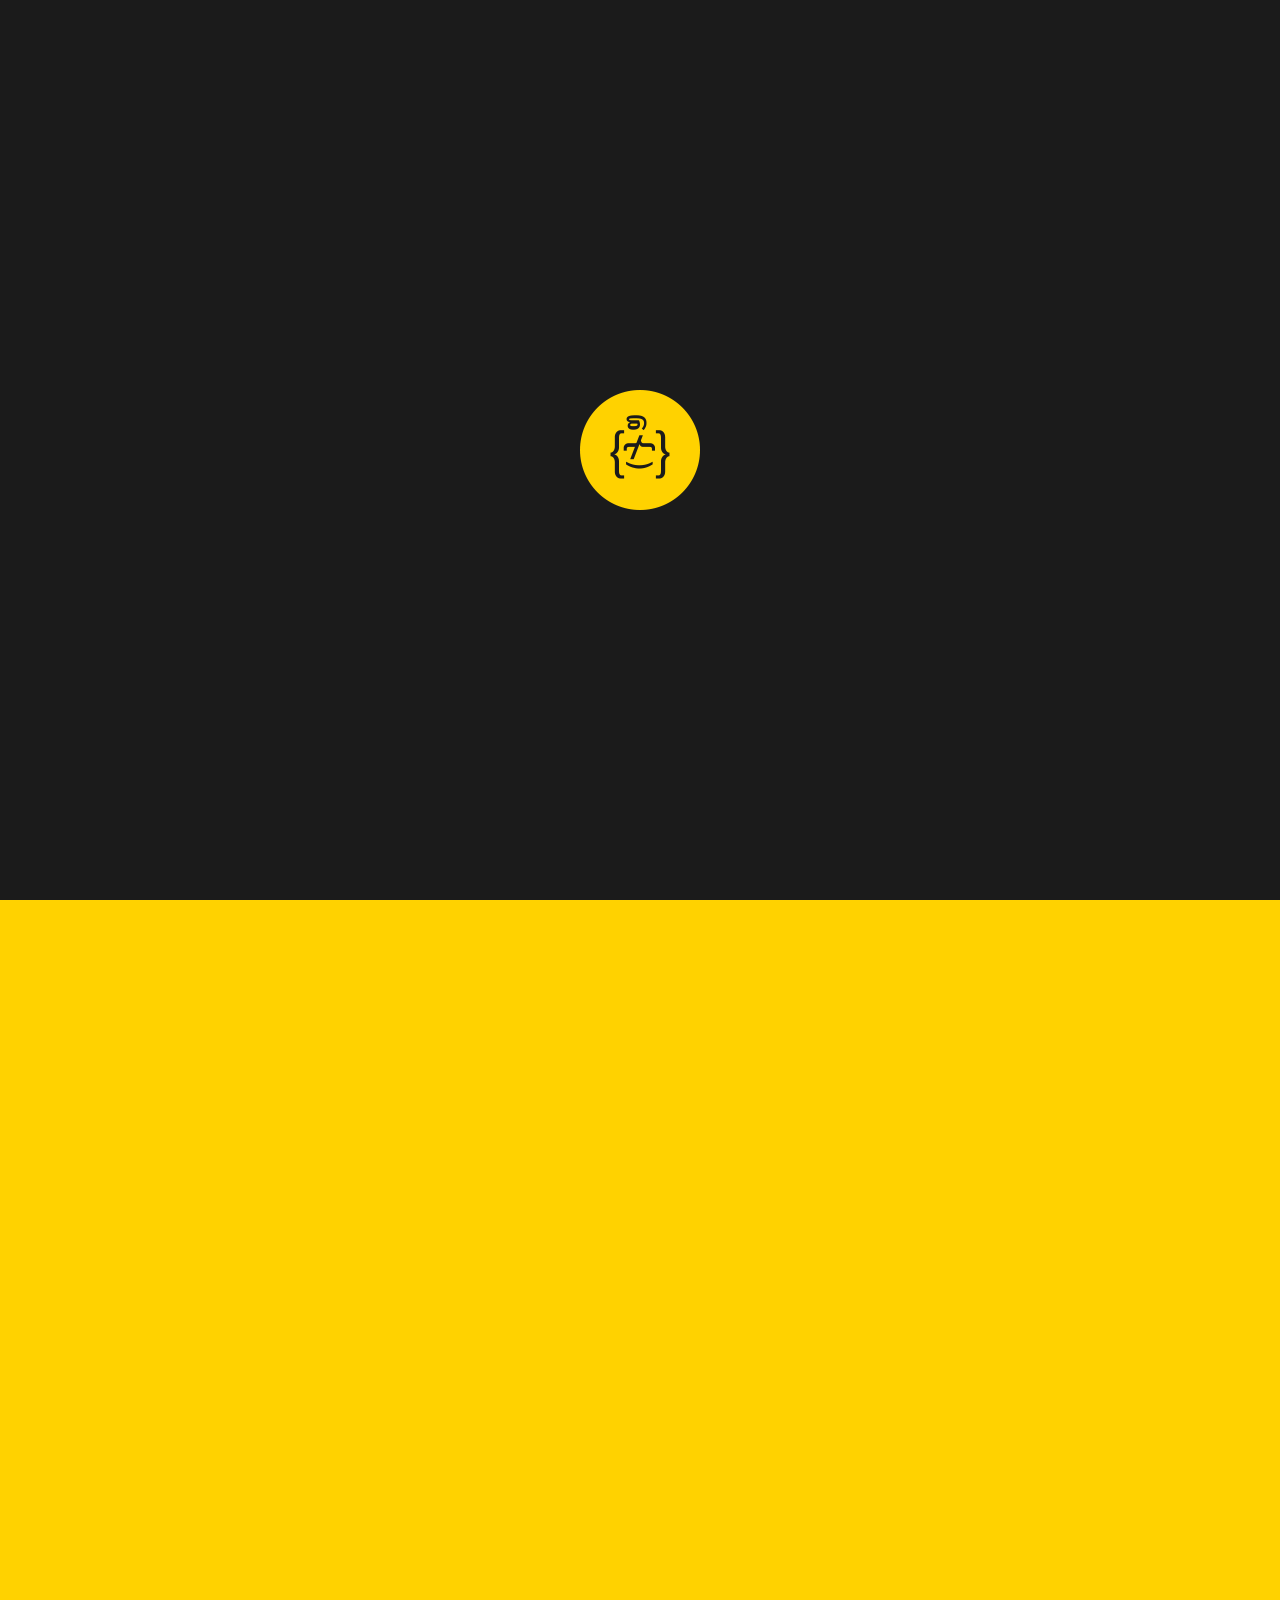
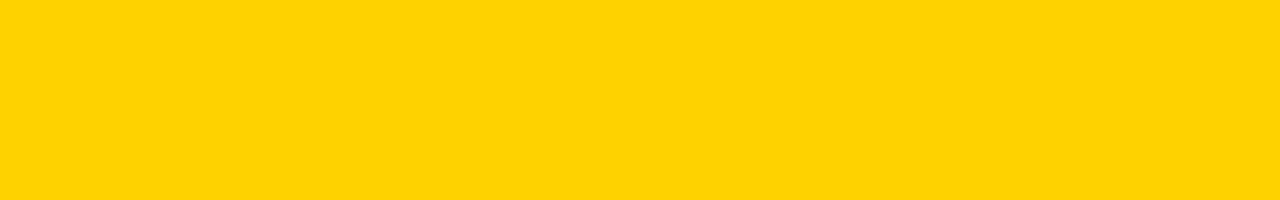
<file: fir/index.html>
<!DOCTYPE html>
<html>
	<head>
		<meta charset="UTF-8">
		<meta name="viewport" content="width=device-width,initial-scale=1,maximum-scale=1,minimum-scale=1,user-scalable=no">
		<title></title>
		<link rel="stylesheet" type="text/css" href="css/main.css"/>
		<link rel="stylesheet" type="text/css" href="css/iconfont/iconfont.css"/>
	</head>
	<body>
		<!--开屏动画-->
		<div class="loading-cover" id="loadingCover">
			<span class="circle bgPic">
				<img src="images/loading-Home.gif"/>
			</span>
		</div>
		
		<!--导航条-->
		<div class="navbar" id="navbar">
			<div class="navbar-header">
				<a class="navbar-brand" href="javascript:;">
					fir.im 
				</a>
			</div>
			<div class="menue">
				<i class="icon iconfont">&#xe6de;</i>
				<ul class="navbar-bracket">
					<li>
						<a href="index.html">首页</a>
						<i class="icon iconfont">&#xe60c;</i>
					</li>
					<li>
						<a href="price/price.html">价格</a>
						<i class="icon iconfont">&#xe60c;</i>
					</li>
					<li>
						<a href="javascript:;">文档</a>
						<i class="icon iconfont">&#xe60c;</i>
					</li>
					<li>
						<a href="price/tools.html">工具</a>
						<i class="icon iconfont">&#xe60c;</i>
					</li>
					<li>
						<a href="price/suport.html">帮助中心</a>
						<i class="icon iconfont">&#xe60c;</i>
					</li>
					<li>
						<a href="price/signin.html">登录</a>
						<i class="icon iconfont">&#xe60c;</i>
					</li>
					<li>
						<a href="price/sign-up.html">注册</a>
					</li>
				</ul>
				<i class="icon iconfont">&#xe6ba;</i>
			</div>
		</div>
		
		<!--内容区-->
		<div class="super-container" id="superContainer">
			<!--第一屏-->
			<div class="section section-1">
				
				<!--飞机-->
				<div class="plane" id="plane">
					<img src="images/plane.svg"/>
					<div class="propeller">
						<img src="images/propeller.svg" />
					</div>
				</div>
				
				<!--动态文字-->
				<div class="beta-app-host" id="betaAppHost"></div>
				
			</div>
			
			<!--第二屏-->
			<div class="section section-2">
				<div class="features" id="flipRotate">
					<div class="cols">
						<div class="back"></div>
						<div class="fonts">
							<div class="group expanded">
								<p class="icon iconfont">&#xe6ec;</p>
								<p class="title">内测托管</p>
								<p class="text">一键上传应用，扫描二维码下载</p>
							</div>
							<div class="group folded">
								<p class="icon iconfont">&#xe783;</p>
								<p class="title">权限控制</p>
								<p class="text">灵活的访问权限控制，可添加团队成员共同上传、管理应用</p>
							</div>
						</div>
					</div>
					<div class="cols">
						<div class="back"></div>
						<div class="fonts">
							<div class="group expanded" id="expanded">
								<p class="icon iconfont">&#xe783;</p>
								<p class="title">应用合并</p>
								<p class="text">扫描同一个二维码，根据设备类型自动下载对应的 iOS或 Android 应用。</p>
							</div>
							<div class="group folded">
								<p class="icon iconfont">&#xe7ce;</p>
								<p class="title">开放 API</p>
								<p class="text">使用 fir.im 的 API 接口可以方便搭建Jenkins 等自动集成的系统</p>
							</div>
						</div>
					</div>
					<div class="cols">
						<div class="back"></div>
						<div class="fonts">
							<div class="group expanded">
								<p class="icon iconfont">&#xe7ce;</p>
								<p class="title">命令行工具</p>
								<p class="text">fir-cli 可以通过命令行查看、上传、编译、打包应用</p>
							</div>
							<div class="group folded">
								<p class="icon iconfont">&#xe621;</p>
								<p class="title">Web Hooks</p>
								<p class="text">应用更新时团队成员会收到更新邮件，添加Web Hooks的第三方平台也会有更新消息提醒</p>
							</div>
						</div>
					</div>
				</div>
			</div>	
																													
			<!--第三屏-->
			<div class="section section-3">
				<div class="boxes-container">
					<div class="clos">
						<div class="words">
							<p class="tool-desc">让测试用户快速获取 UDID 并发送给开发者</p>
							<i class="fg">︸</i>
						</div>
						<div class="wrap">
							<div class="box">
								<div>
									<div class="left"></div>
									<div class="right"></div>
								</div>
								<div></div>
								<div><i class="icon iconfont">&#xe7ce;</i></div>
								<div>GET<br>UDID4</div>
								<div></div>
								<div></div>
							</div>
						</div>
					</div>
					<div class="clos">
						<div class="words">
							<p class="tool-desc">读取手机日志，快速定位无法安装的原因</p>
							<i class="fg">︸</i>
						</div>
						<div class="wrap">
							<div class="box">
								<div>
									<div class="left"></div>
									<div class="right"></div>
								</div>
								<div></div>
								<div><i class="icon iconfont">&#xe7ce;</i></div>
								<div>GET<br>UDID4</div>
								<div></div>
								<div></div>
							</div>
						</div>
					</div>
					
					<div class="clos">
						<div class="words">
							<p class="tool-desc">添加 SDK，灵活实现应用的检测更新功能</p>
							<i class="fg">︸</i>
						</div>
						<div class="wrap">
							<div class="box">
								<div>
									<div class="left"></div>
									<div class="right"></div>
								</div>
								<div></div>
								<div><i class="icon iconfont">&#xe7ce;</i></div>
								<div>GET<br>UDID4</div>
								<div></div>
								<div></div>
							</div>
						</div>
					</div>
					
					<div class="clos">
						<div class="words">
							<p class="tool-desc">快速检测本机在 fir.im 的上传下载速度</p>
							<i class="fg">︸</i>
						</div>
						<div class="wrap">
							<div class="box">
								<div>
									<div class="left"></div>
									<div class="right"></div>
								</div>
								<div></div>
								<div><i class="icon iconfont">&#xe7ce;</i></div>
								<div>GET<br>UDID4</div>
								<div></div>
								<div></div>
							</div>
						</div>
					</div>
				</div>
			</div>
			
			<!--第四屏-->
			<div class="section section-4">
				<div class="container">
					<div class="title">
						What Our Users Say
					</div>
					<div class="users-wrapper" id="users-wrapper">
						<div class="item active jumei" data-item="active-jumei">
							<span>聚美</span>
							<p class="words">就像送自己的孩子去托儿所一样，安全、便捷，fir.im 将我们这些“父母”从发包内测中解放！期待越办越好，小美会一如既往支持 fir.im！</p>
						</div>
						<div class="item jiecao" data-item="active-jiecao">
							<span>节操</span>
							<p class="words">节操精选的公司内部测试到小范围用户群灰度测试，fir.im 极大方便帮我们解决了安装包传输的问题；安全放心、操作便捷、界面简洁！</p>
						</div>
						<div class="item jindong" data-item="active-jindong">
							<span>京东</span>
							<p class="words">fir.im 解决了京东阅读客户端每日测试发布的难题，大大减轻了跨地域开发测试的难度，fir.im 加油！</p>
						</div>
						<div class="item baoyang" data-item="active-baoyang">
							<span>保养</span>
							<p class="words">e 保养一直在用 fir.im 进行测试托管分发，喜欢 fir.im 的 UI 和用户体验设计，硅谷范儿的产品！</p>
						</div>
						<div class="item chu" data-item="chu">
							<span>厨</span>
							<p class="words">fir.im 与下厨房一样，都在 UI 和 UE 上下功夫，将开发者工具做到简洁极致，提高效率的同时也令人赏心悦目。</p>
						</div>
					</div>
				</div>
			</div>
			
			<!--第五屏-->
			<div class="section section-5">
				<div class="imfir">
					<div id="firShow"></div>
				</div>
			</div>
		</div>
		
		<script src="js/jquery-1.11.1.min.js"></script>
		<script src="js/index.js"></script>
		<script type="text/javascript">
			$(function(){
				myFirs();//初始化
			})
		</script>
	</body>
</html>
</file>
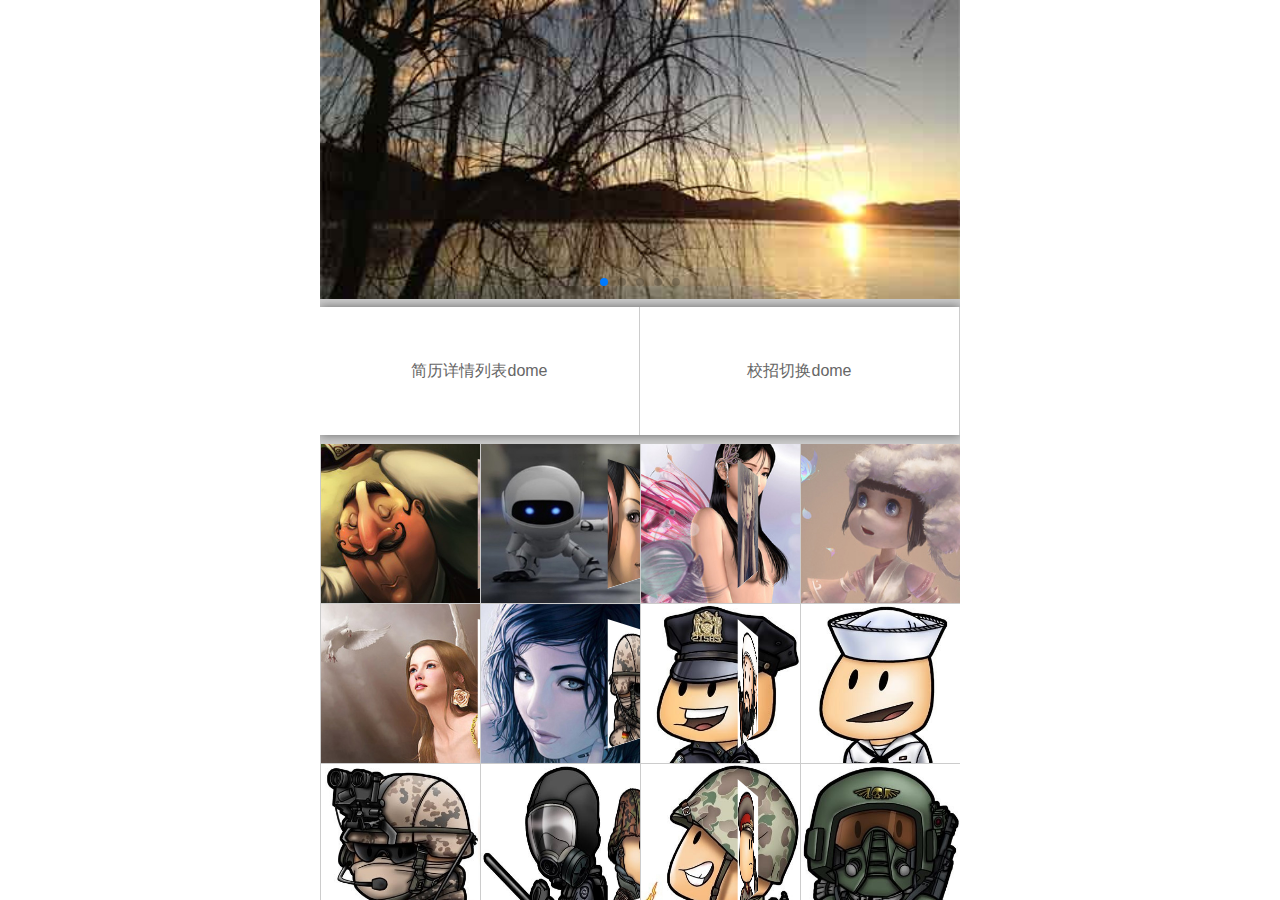
<file: h5/index.html>
<!DOCTYPE html>
<html>
<head>
<meta charset="utf-8">
<meta name="viewport" content="width=device-width, initial-scale=1.0, user-scalable=0, minimum-scale=1.0, maximum-scale=1.0">
<title>index</title>
<link rel="stylesheet" type="text/css" href="css/swiper.min.css"/>
<link rel="stylesheet" type="text/css" href="css/main.css"/>
<style id="myStyles"></style>
</head>
<body >
<div id="wrapper">
	<div id="scroller">
		
		<!--banner start-->
		<div class="swiper-container swiper-container-s">
    		 <div class="swiper-wrapper">
    		 	<div class="swiper-slide">
	            	<a href="javascript:void(0)">
	            		<img data-src="images/1.jpg" class="swiper-lazy">
            			<div class="swiper-lazy-preloader"></div>
	            	</a>
	            </div>
	           <div class="swiper-slide">
	            	<a href="javascript:void(0)">
	            		<img data-src="images/2.jpg" class="swiper-lazy">
            			<div class="swiper-lazy-preloader"></div>
	            	</a>
	            </div>
	            <div class="swiper-slide">
	            	<a href="javascript:void(0)">
	            		<img data-src="images/3.jpg" class="swiper-lazy">
            			<div class="swiper-lazy-preloader"></div>
	            	</a>
	            </div>
	            <div class="swiper-slide">
	            	<a href="javascript:void(0)">
	            		<img data-src="images/4.jpg" class="swiper-lazy">
            			<div class="swiper-lazy-preloader"></div>
	            	</a>
	            </div>
	            <div class="swiper-slide">
	            	<a href="javascript:void(0)">
	            		<img data-src="images/5.jpg" class="swiper-lazy">
            			<div class="swiper-lazy-preloader"></div>
	            	</a>
	            </div>
    		 </div>
    		  <!-- Add Pagination -->
    		  <div class="swiper-pagination"></div>
    	</div>
    	<!--banner end-->
    	
    	<div class="dom" id="domes">
    		
    		<div class="swiper-container swiper-container-dom">
    			<div class="swiper-wrapper">
    		 		<div class="swiper-slide">
    		 			<a href="dome/posi.html">简历详情列表dome</a>
    		 		</div>
    		 		<div class="swiper-slide">
    		 			<a href="dome/dome.html">校招切换dome</a>
    		 		</div>
    		 		<div class="swiper-slide">
    		 			<a href="wei/index.html">微场景dome</a>
    		 		</div>
    		 	</div>	
    		</div>
			
			
		</div>
    	
    	<!--3D 切换特效-->
    	<div class="panel-lists" id="contents"></div>
		
	</div>
</div>

<script type="text/javascript" src="js/iscroll.js"></script>
<script type="text/javascript" src="js/swiper.min.js"></script>
<script type="text/javascript" src="js/transform.js"></script>

<script type="text/javascript">
	setSize();
	
	var html = document.querySelector("html");
	var myStyles = document.querySelector("#myStyles");
	var htmlRect = html.getBoundingClientRect();
	var style = "";
	var z  = (Math.tan(30*Math.PI/180) *(htmlRect.width/8)).toFixed(4);
	
	var contents = document.querySelector("#contents");
	
	//初始化，3d列表
	var allLis = "";
	for(var i=0;i<5;i++){
		allLis+="<ul class='contents'><li><div></div><div></div><div></div></li><li><div></div><div></div><div></div></li><li><div></div><div></div><div></div></li><li><div></div><div></div><div></div></li></ul>";
	}
	contents.innerHTML = allLis;
	
	var li = document.querySelectorAll("#contents li");
	var deg = 120;
	
	//设置样式
	style += ".panel-lists li{-webkit-transform: translateZ(-"+z+"px) rotateY(0deg);transform: translateZ(-"+z+"px) rotateY(0deg);}";
	for(var i=0;i<3;i++){
		style += ".panel-lists li div:nth-of-type("+(i+1)+"){-webkit-transform:rotateY("+(i*120)+"deg) translateZ("+z+"px);transform: rotateY("+(i*120)+"deg) translateZ("+z+"px);}";
	}
	
	// 设置背景图片
	var count = 0;
	var ul = contents.querySelectorAll("ul");
	for(var k = 0;k<ul.length;k++){
		var $li = ul[k].querySelectorAll("li");
		for(var i=0;i<$li.length;i++){
			var $div = $li[i].querySelectorAll("div");
			for(var j=0;j<$div.length;j++){
				style += ".panel-lists ul:nth-of-type("+(k+1)+") li:nth-of-type("+(i+1)+") div:nth-of-type("+(j+1)+"){background-image: url(images/bg"+(++count)+".jpg)} "
			}
		}
	}
	
	myStyles.innerHTML += style;
	for(var i=0;i<li.length;i++){
		cssTransform(li[i],"translateZ",-z);
		cssTransform(li[i],"rotateY",0);
	}
	
	//3D 切换
	var starDeg = 0;
	var startPoint = 0;
	contents.addEventListener("touchstart",function(e){
		for(var i=0;i<li.length;i++){
			li[i].style.transition = "none";
		}
		startPoint = e.changedTouches[0].pageX;
		starDeg = cssTransform(li[0],"rotateY");
	});
	
	contents.addEventListener("touchmove",function(e){
		var dis = e.changedTouches[0].pageX - startPoint;
		var disDeg = dis/htmlRect.width*deg;
		for(var i=0;i<li.length;i++){
			cssTransform(li[i],"rotateY",starDeg + disDeg);
		}
	});
	contents.addEventListener("touchend",function(e){
		var nowDeg = cssTransform(li[0],"rotateY");
		var now = - (Math.round(nowDeg /deg));
		for(var i=0;i<li.length;i++){
			li[i].style.transition = "0.3s";
			li[i].style.webkitTransition = "0.3s";
			cssTransform(li[i],"rotateY",-now*deg);
		}
	});
	
	
	var myScroll = new IScroll('#wrapper', { // 初始化 iscroll
		scrollbars: true,
		mouseWheel: true,
		interactiveScrollbars: true,
		shrinkScrollbars: 'scale',
		fadeScrollbars: true
	});
	
	var swiper1 = new Swiper('.swiper-container-s', { //初始化轮播图
        pagination : ".swiper-pagination", //初始化小按钮
        paginationClickable: true, //初始化小按钮点击
        lazyLoading : true, //开始预加载
       	autoplay : 3000, //自动播放
       	autoplayDisableOnInteraction : false // 手动滑屏后，再次触发自动切换
    });
    
    var  ddd = new Swiper('.swiper-container-dom',{
    	slidesPerView   : 2,
    	preventClicks : false
    })
	
	function setSize(){
    	var html = document.documentElement;
        var windowWidth = html.clientWidth; 
        if(windowWidth>=640){
        	windowWidth = 640;
        }
        html.style.fontSize = windowWidth * 100 / 750 + 'px';
    }
	//document.addEventListener('touchmove', function (e) { e.preventDefault(); }, false);
	
	var domes = document.getElementById("domes");
	var linkA = domes.querySelectorAll("a");
	
	
</script>
</body>
</html>
</file>
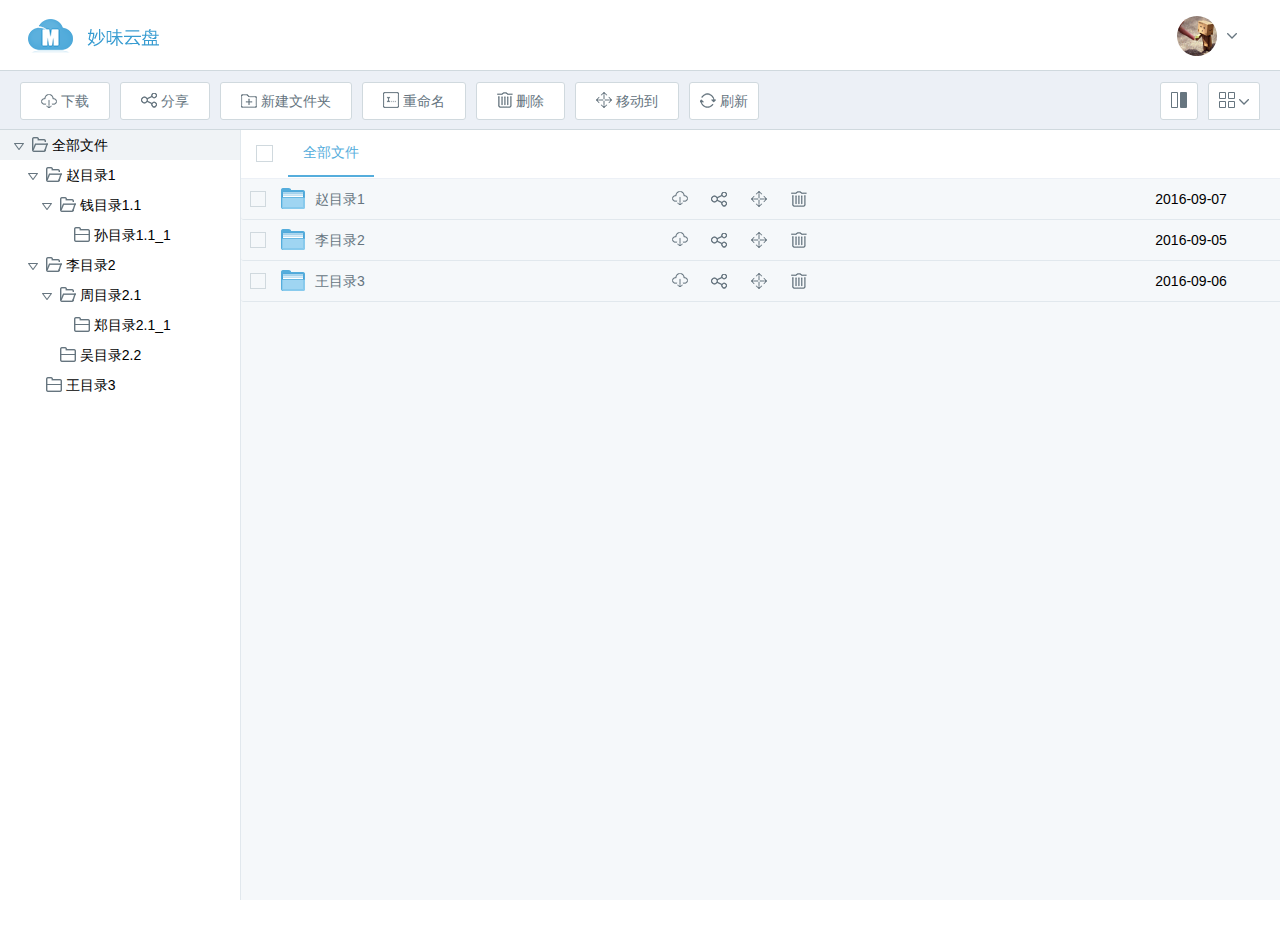
<file: weiyun/index.html>
<!DOCTYPE html>
<html>
	<head>
		<meta charset="UTF-8">
		<title>小饭云盘</title>
		<link rel="stylesheet" href="css/animate.min.css" />
		<link rel="stylesheet" href="css/main.css" />
	</head>
	<body>
		<div class="xiaoF_weiyun">
			
			<!--header start-->
			<div class="header">
				
				<!--logo-->
				<a href="javascript:void(0)" class="logo">
					<span class="icon"></span>
				</a>
				
				<div class="userinfo" id="mainUser-info">
					<!--user 图标-->
					<div class="userheder">
						<a href="javascript:void(0)">
							<span class="headerPic">
								<img src="images/pic.jpg" width="40" height="40" />
							</span>
							<em class="icon"></em>
						</a>
					</div>
					
					<!--功能菜单-->
					<div class="infosTool">
						<div class="ui-head">
							<span class="nick_name">饭</span>
						</div>
						<ul class="info-menu">
							<li><a href="javascript:void(0)" style="cursor: not-allowed;">开通会员</a></li>
							<li><a href="javascript:void(0)" id="sendComments">留言板</a></li>
							<li><a href="javascript:void(0)" style="cursor: not-allowed;">退出</a></li>
						</ul>
					</div>
				</div>
			</div>
			<!--header start-->
			
			
			<!--工具菜单toolMenu start-->
			<div class="toolMenu">
				
				<!--工具按钮-->
				<a href="javascript:void(0)" class="download" id="download">
					<i class="icon"></i>
					<span>下载</span>
				</a>
				<a href="javascript:void(0)" class="share" id="share">
					<i class="icon"></i>
					<span>分享</span>
				</a>
				
				<a href="javascript:void(0)" class="newfolder" id="newfolder">
					<i class="icon"></i>
					<span>新建文件夹</span>
				</a>
				
				<a href="javascript:void(0)" class="rename" id="rename">
					<i class="icon"></i>
					<span>重命名</span>
				</a>
				
				<a href="javascript:void(0)" class="cancle" id="cancle">
					<i class="icon"></i>
					<span>删除</span>
				</a>
				<a href="javascript:void(0)" class="move" id="move">
					<i class="icon"></i>
					<span>移动到</span>
				</a>
				
				<a href="javascript:void(0)" class="refresh" id="refresh">
					<i class="icon"></i>
					<span>刷新</span>
				</a>
				
				<!--切换视图及排序区-->
				<div class="view">
					
					<!--查看目录树-->
					<a href="javascript:void(0)" class="treeMenu" id="changeView" data-view="list" title="切换视图方式">
						<i class="icon"></i>
					</a>
					
					<!--排序-->
					<div class="viewdetails" id="viewMode">
						<a href="javascript:void(0)" class="sortMode" title="排序方式">
							<i class="icon icon1"></i>
							<i class="icon icon2"></i>
						</a>
						<div class="sortMd_lists">
							<ul>
								<li>
									<a href="javascript:void(0)" class="sort_timer" id="sort_timer" data-sortMode = "up" title="升序">
										<i class="icon"></i>
										<span>按时间排序</span>
									</a>
								</li>
								<li>
									<a href="javascript:void(0)" class="sort_letter" id="sort_letter">
										<i class="icon"></i>
										<span>按字母排序</span>
									</a>
								</li>
								<li>
									<a href="javascript:void(0)" class="show_thumbnail" id="show_thumbnail">
										<i class="icon"></i>
										<span>显示缩略图</span>
									</a>
								</li>
							</ul>
						</div>
					</div>
				</div>
			</div>
			<!--工具菜单toolMenu start-->
			
			<!--mainContent-->
			<div class="main" id="mainView">
				<!--left-->
				<div class="left treeMenu">
					<!--树形目录-->
					<div id="treeMenu"></div>
				</div>
				
				<!--right-->
				<div class="right" id="panelArea">
					
					<!--nav 面包屑导航-->
					<div class="nav">
						<div class="navbox">
							<a href="javascript:void(0)" class="selectFiles" id="selectAllFiles" title="selectAll"></a>
							<ul id="breadNav"></ul>
						</div>
					</div>
					
					<!--暂无文件提示-->
					<div class="noFileTips" id="noFileTips">
						<div class="nullfile">
							<span class="icon"></span>
							<p>暂无文件</p>
							<p>请点击左上角的“上传”按钮添加</p>
						</div>
					</div>
					
					<!--视图方式：图标形式-->
					<div class="view-of-icon" id="view-of-icon">
						<div class="vi-panel">
							
							<!--视图列表-->
							<div class="toolpanel details" id="filesView"  style="display: none;"></div>
							
							<!--详细列表-->
							<div class="fileListView details" id="filesLists"></div>
							
						</div>
					</div>
				</div>
			</div>
		</div>
		
		<!--遮盖层-->
		<div class="tm-overlay" id="overlayout"></div>
		
		<!--分享-->
		<div class="shareS" id="shareS">
			<div class="shareTle">
				请选择分享的位置
				<a class="close"></a>
			</div>
			<div class="bdsharebuttonbox" data-tag="share_1">
				<a class="bds_qzone" data-cmd="qzone" href="javascript:void(0)"  title="分享到朋友圈">朋友圈</a>
				<a class="bds_weixin" data-cmd="weixin" href="javascript:void(0)" title="分享到微信">微信</a>
				<a class="bds_sqq" data-cmd="sqq" href="javascript:void(0)"  title="分享给QQ好友">QQ好友</a>
				<a class="bds_mail" data-cmd="mail" href="javascript:void(0)"  title="用电子邮件分享">电子邮件</a>
				<a class="bds_more" href="javascript:void(0)" target="_blank" data-cmd="more">更多</a>
				<script>
					window._bd_share_config = {
						common : {
							bdText : '人生如戏，全靠演技，戏如人生，何必当真',	
							bdDesc : '我想对你说：嘿嘿嘿',	
							bdUrl : 'http://user.qzone.qq.com/891779683/blog/1278916664'
						},
						share : [{
							"bdSize" : 24
						}]
					}
					with(document)0[(getElementsByTagName('head')[0]||body).appendChild(createElement('script')).src='http://bdimg.share.baidu.com/static/api/js/share.js?cdnversion='+~(-new Date()/36e5)];
				</script>
				
			</div>
			
			<div class="cancles">
				<a href="javascript:void(0)" class="cancle">取消</a>
			</div>
		</div>
		
		<!--移动到提示-->
		<div class="moveToOther" id="moveToOther">
			<div class="m_title">
				<span>请选择移动位置</span>
				<a href="javascript:void(0)" class="close"></a>
			</div>
			<div class="selarea">
				<div class="fileName">
					<span class="icon"></span>
					<span class="name">js基础课程</span>
				</div>
				<!--文件目录-->
				<div class="treeMenuPanel treeMenu" id="treeMenuPanel"> 
				</div>
			</div>
			<div class="btnsCol">
				<a href="javascript:void(0)" class="sure">确定</a>
				<a href="javascript:void(0)" class="cancle">取消</a>
			</div>
		</div>
		
		<!--遮盖层-->
		<div class="tm-overlay" id="messageslay"></div>
		
		<!--留言板-->
		<div class="messages" id="messages" style="display: none;">
			<div class="titles">
				<span>留言板:</span>
				<a href="javscript:void(0)" title="关闭" class="close"></a>
			</div>			
			<div class="commentsbox">
				<div class="say">
					<textarea class="comment-text" id="comment-text" placeholder="光标闪闪抒想法，键盘声声送评论。喂，留个言呗，反正我也看不到！"></textarea>
					<button type="button" class="btn_comment" data-text="发表评论">发表评论</button>
					<p class="wordcount"><span>还可以输入</span><span class="num" id="CtNum">182</span><span>字</span></p>
				</div>
				<!--排列列表-->
				<div class="comment-lists"></div>
			</div>
		</div>
		
		<input type="hidden" id="getPidInput" value="0"/>
		<script type="text/javascript" src="js/jquery-1.11.1.min.js" ></script>
		<script type="text/javascript" src="js/data.js"></script>
		<script type="text/javascript" src="js/py.js"></script>
		<script type="text/javascript" src="js/dataControl.js"></script>
		<script type="text/javascript" src="js/template.js"></script>
		<script type="text/javascript" src="js/tm_tips.js"></script>
		<script type="text/javascript" src="js/tm_dialog.js"></script>
		<script type="text/javascript" src="js/tm_moves.js"></script>
		<script type="text/javascript" src="js/index.js"></script>
		<script type="text/javascript">
			$(function(){
				wy();
			});
		</script>
	</body>
</html>
</file>
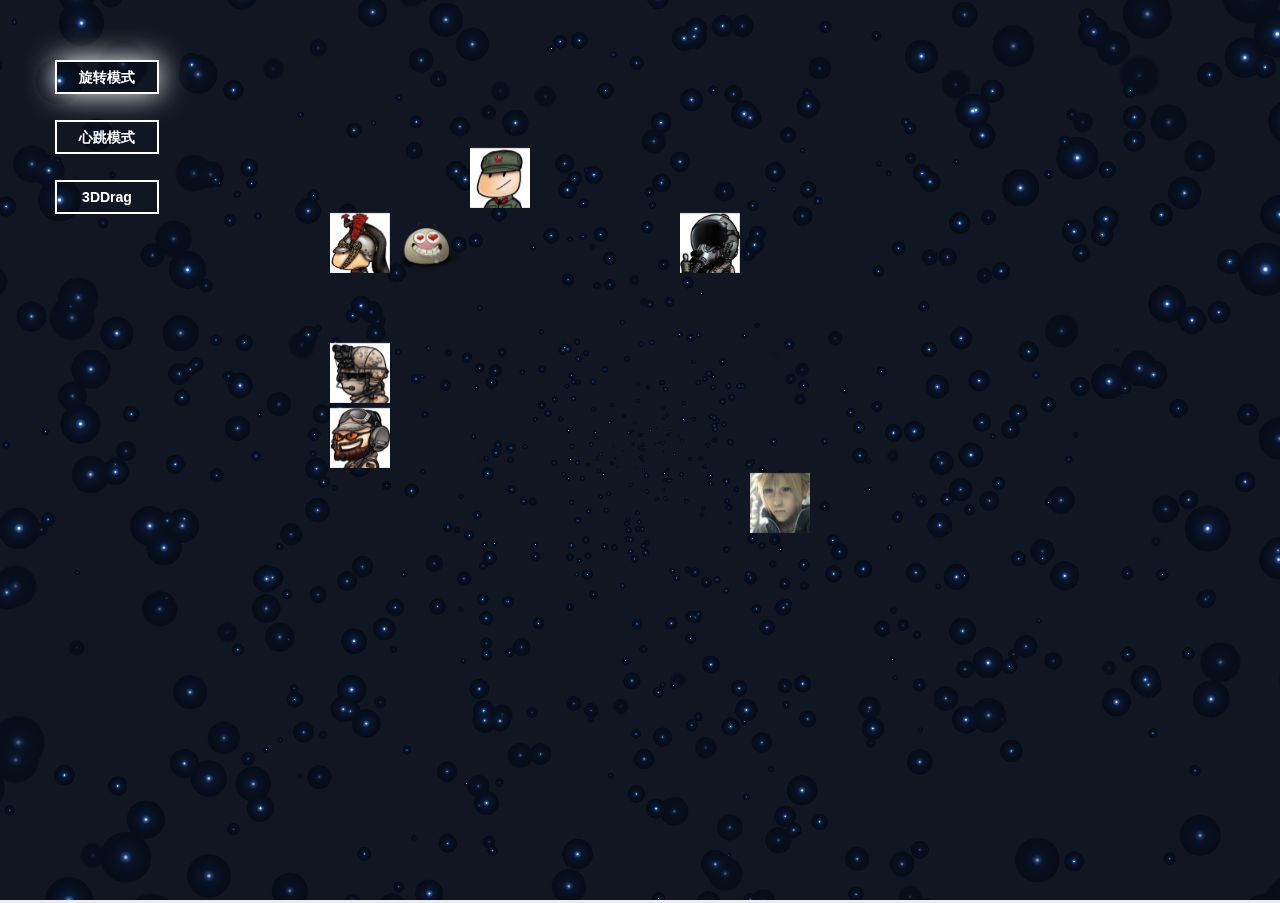
<file: desk/photowall/index.html>
<!DOCTYPE html>
<html>
	<head>
		<meta charset="UTF-8">
		<title></title>
		<style>
			*{padding:0;margin:0;}
			body{font-size:12px;overflow:hidden;font-family:"Microsoft YaHei","微软雅黑","Arial","黑体","宋体",sans-serif;background:#ececec;}
			ul,li{list-style:none;}
			.pictureWall{width:100%;height:100%;position:absolute;left:0;top:0;}
			.pictureWall ul{width:770px;height:610px;position:absolute;top:0;left:0;right:0;bottom:0;margin:auto;transform-style:preserve-3d;perspective:800px;}
			.pictureWall ul li{width:60px;height:60px;float:left;margin:2.5px 5px 2.5px 5px;}
			.pictureWall ul li img{width:60px;height:60px;transition:0.5s;}
			.pictureWall.heartbeat li{animation:heartbeat 1s alternate-reverse infinite;}
			.pictureWall.heartbeat li:nth-of-type(2n){animation-delay:0.1s;}
			.pictureWall.heartbeat li:nth-of-type(3n){animation-delay:0.2s;}
			.pictureWall.heartbeat li:nth-of-type(4n){animation-delay:0.3s;}
			.pictureWall.hoverbeat li:hover{position: relative;z-index:10;}
			.pictureWall.hoverbeat li:hover img{ transition:all 0.5s ease;transform:scale(2);}
			@keyframes heartbeat{0%{transform:scale(0.8,0.8);opacity:0.8;}
			25%{transform:scale(1,1);opacity:1;}
			100%{transform:scale(0.8,0.8);opacity:0.8;}
			}
			
			.panel{position: absolute;top:30px;left:20px; z-index:2;}
			
			.btns{position: absolute;left:30px;top:30px;width:330px;height:30px;
				perspective: 800px;color:#fff;text-align: center;}
			.btns.active span{box-shadow:0 0 30px #fff;}
			
			.btns:nth-of-type(2){top:90px;}
			.btns:nth-of-type(3){top:150px;}
			.btns span{display: block;width:100px;height:30px;margin-left:5px;
				line-height:30px;cursor:pointer;font-weight:bold;font-size:14px;
				position:relative;float:left;
				transform-style:preserve-3d; 
				transform-origin:top;
				transition: 0.3s;
				border:2px solid #fff;
			}
			.btns span:before{
                content: attr(data-hover);
                position: absolute;display: block;width:100%;
                left:-2px;top:100%;height:100%;
                border:2px solid #fff;
                background: #000;
                text-align: center;
                transform-origin: top;
                opacity: 0;
                transform: rotateX(-90deg);
                transition: 0.3s;
			}
			.btns span:hover{transform: rotateX(90deg);}
			.btns span:hover:before {opacity:1;box-shadow:0 0 30px #fff;}
			#wrap{width:133px;height:200px;opacity:0;transition:opacity 0.8s ease-in;position:absolute;top:0;left:0;right:0;bottom:0;z-index:1;margin:auto;transform-style:preserve-3d;transform:perspective(1000px) rotateX(-10deg) rotateY(0deg);}
			#wrap ul li{width:120px;height:180px;list-style:none;position:absolute;top:0;left:0;border-radius:3px;box-shadow:0 0 10px #fff;background-size:100%;transform:rotateY(0deg) translateZ(0px);-webkit-box-reflect:below 10px -webkit-linear-gradient(top,rgba(0,0,0,0) 40%,rgba(0,0,0,.5) 100%);}
			#wrap p{width:1200px;height:1200px;position:absolute;border-radius:100%;left:50%;top:100%;margin-left:-600px;margin-top:-600px;background:-webkit-radial-gradient(center center,600px 600px,rgba(50,50,50,1),rgba(0,0,0,0));transform:rotateX(90deg);}

				
		</style>
	</head>
	<body>
		<!--背景墙-->
		<canvas id="bgCanvas"></canvas>
		
		<!--切换模式-->
		<div class="panel" id="panel">
			<div class="btns active">
				<span data-hover="旋转模式">旋转模式</span>
			</div>
			<div class="btns">
				<span data-hover="心跳模式">心跳模式</span>
			</div>
			<div class="btns">
				<span data-hover="3DDrag">3DDrag</span>
			</div>
		</div>
		
		
		<div id="wrap">
				<ul>
					<li style="background-image:url(pic/m1.jpg);"></li>
					<li style="background-image:url(pic/m2.jpg);"></li>
					<li style="background-image:url(pic/m3.jpg);"></li>
					<li style="background-image:url(pic/m4.jpg);"></li>
					<li style="background-image:url(pic/m5.jpg);"></li>
					<li style="background-image:url(pic/m6.jpg);"></li>
					<li style="background-image:url(pic/m7.jpg);"></li>
					<li style="background-image:url(pic/m8.jpg);"></li>
					<li style="background-image:url(pic/m9.jpg);"></li>
					<li style="background-image:url(pic/m10.jpg);"></li>
					<li style="background-image:url(pic/m11.jpg);"></li>
				</ul>
				<p></p>
			</div>
		
		
		
		
		<div class="pictureWall hoverbeat" id="pictureWall" >
			<!--心型 切换-->
			<ul id='swite'>
				<li></li>
				<li></li>
				<li><img src="pic/1.jpg" ></li>
				<li><img src="pic/11.jpg" ></li>
				<li></li>
				<li></li>
				<li></li>
				<li><img src="pic/3.jpg" ></li>
				<li><img src="pic/40.jpg" ></li>
				<li></li>
				<li></li>
				
				<li></li>
				<li><img src="pic/5.jpg" ></li>
				<li><img src="pic/6.png" ></li>
				<li><img src="pic/7.jpg" ></li>
				<li><img src="pic/41.jpg" ></li>
				<li></li>
				<li><img src="pic/9.jpg" ></li>
				<li><img src="pic/10.png" ></li>
				<li><img src="pic/11.jpg" ></li>
				<li><img src="pic/12.png" ></li>
				<li></li>
				
				<li><img src="pic/13.jpg" ></li>
				<li><img src="pic/14.png" ></li>
				<li><img src="pic/15.jpg" ></li>
				<li><img src="pic/16.png" ></li>
				<li><img src="pic/17.jpg" ></li>
				<li><img src="pic/18.png" ></li>
				<li><img src="pic/19.jpg" ></li>
				<li><img src="pic/46.jpg" ></li>
				<li><img src="pic/21.jpg" ></li>
				<li><img src="pic/22.jpg" ></li>
				<li><img src="pic/23.jpg" ></li>
				
				<li><img src="pic/24.jpg" ></li>
				<li><img src="pic/25.jpg" ></li>
				<li><img src="pic/26.jpg" ></li>
				<li><img src="pic/27.jpg" ></li>
				<li><img src="pic/28.jpg" ></li>
				<li><img src="pic/29.jpg" ></li>
				<li><img src="pic/30.jpg" ></li>
				<li><img src="pic/31.jpg" ></li>
				<li><img src="pic/32.jpg" ></li>
				<li><img src="pic/33.jpg" ></li>
				<li><img src="pic/34.jpg" ></li>
				
				<li></li>
				<li><img src="pic/35.jpg" ></li>
				<li><img src="pic/36.jpg" ></li>
				<li><img src="pic/37.jpg" ></li>
				<li><img src="pic/38.jpg" ></li>
				<li><img src="pic/39.jpg" ></li>
				<li><img src="pic/40.jpg" ></li>
				<li><img src="pic/41.jpg" ></li>
				<li><img src="pic/42.jpg" ></li>
				<li><img src="pic/43.jpg" ></li>
				<li></li>
				
				<li></li>
				<li></li>
				<li><img src="pic/44.jpg" ></li>
				<li><img src="pic/45.jpg" ></li>
				<li><img src="pic/46.jpg" ></li>
				<li><img src="pic/47.jpg" ></li>
				<li><img src="pic/48.jpg" ></li>
				<li><img src="pic/49.jpg" ></li>
				<li><img src="pic/50.jpg" ></li>
				<li></li>
				<li></li>
				
				<li></li>
				<li></li>
				<li></li>
				<li><img src="pic/29.jpg" ></li>
				<li><img src="pic/13.jpg" ></li>
				<li><img src="pic/15.jpg" ></li>
				<li><img src="pic/26.jpg" ></li>
				<li><img src="pic/7.jpg" ></li>
				<li></li>
				<li></li>
				<li></li>
				
				<li></li>
				<li></li>
				<li></li>
				<li></li>
				<li><img src="pic/9.jpg" ></li>
				<li><img src="pic/10.png" ></li>
				<li><img src="pic/17.jpg" ></li>
				<li></li>
				<li></li>
				<li></li>
				<li></li>
				
				<li></li>
				<li></li>
				<li></li>
				<li></li>
				<li></li>
				<li><img src="pic/24.jpg" ></li>
				<li></li>
				<li></li>
				<li></li>
				<li></li>
				<li></li>
			</ul>
		</div>
		
		
	</body>
	<script type="text/javascript" src="js/canvasBg.js"></script>
	<script type="text/javascript" src="js/pictures.js"></script>
	<script>
		
	</script>
</html>
</file>
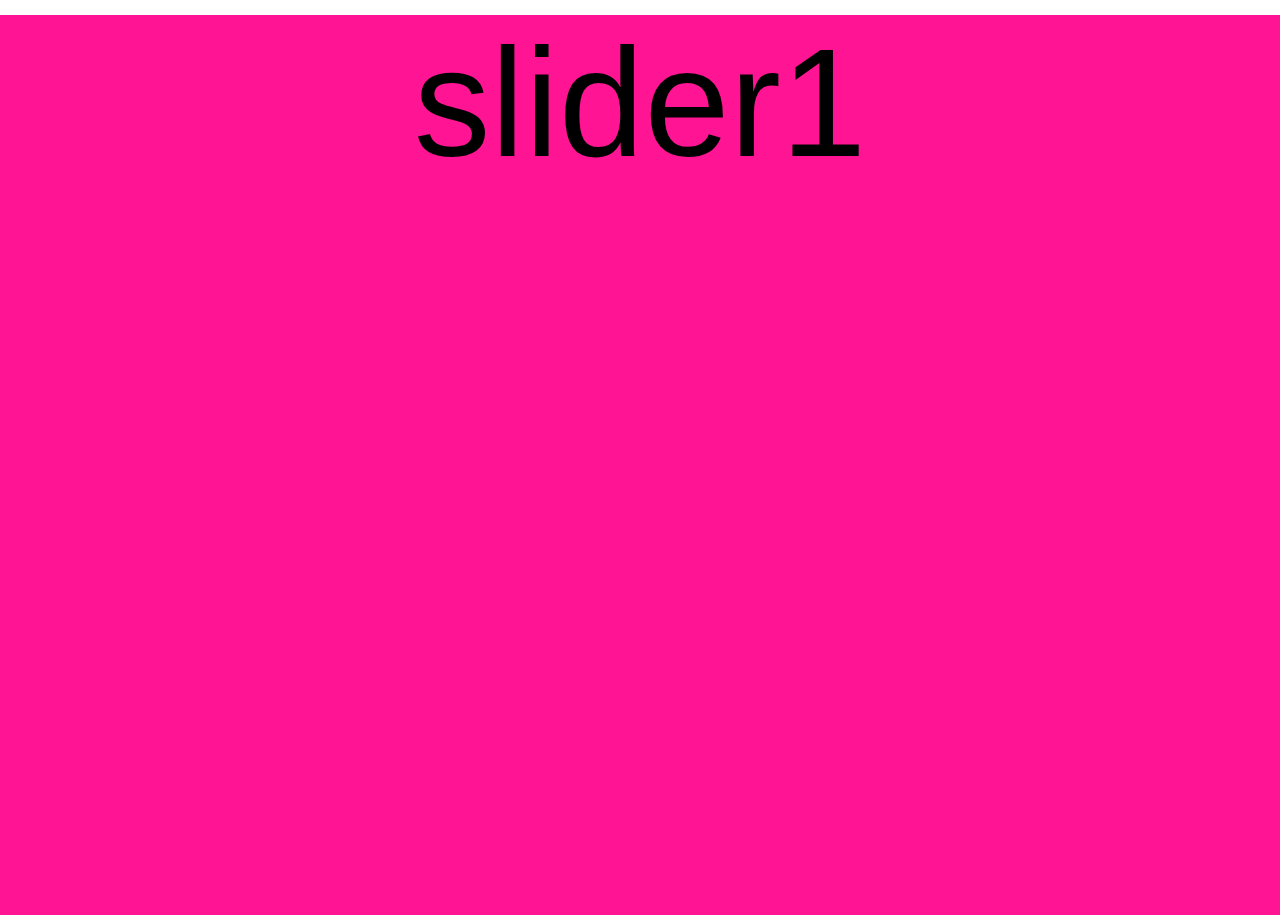
<file: h5/dome/index.html>
<!DOCTYPE html>
<html>
	<head>
		<meta charset="utf-8">
		<meta content="width=device-width,initial-scale=1.0,maximum-scale=1.0,user-scalable=no" name="viewport">
		<meta content="yes" name="apple-mobile-web-app-capable">
		<meta content="black" name="apple-mobile-web-app-status-bar-style">
		<meta content="telephone=no" name="format-detection">
		<meta content="email=no" name="format-detection">
		<!--去掉ios首字母大写-->
		<input type="text" autocapitalize="off" />
		<link rel="stylesheet" href="css/swiper.min.css">
		<link rel="stylesheet" href="css/animate.min.css">
		<script src="js/swiper.min.js"></script>
		<script src="js/swiper.animate.min.js"></script>
		<title>开频校招</title>
		<style type="text/css">
			@charset "UTF-8";
			body,div,dl,dt,dd,ul,ol,li,h1,h2,h3,h4,h5,h6,pre,form,fieldset,input,textarea,p,blockquote,th,td,span{padding:0;margin:0;}
			body{font-size:12px;font-family: "Microsoft YaHei","微软雅黑","Arial","黑体","宋体",sans-serif;background:#fff;}
			ul,li{list-style: none;}
			html,body{height:100%;}
			fieldset,img,html,body,iframe{border:0;}
			h1,h2,h3,h4,h5,h6,em,strong,b{font-style:normal;font-size:100%;}
			input,textarea,a,button,select{outline: none;border:0;}
			img{border:0;}
			.swiper-container{width:100%;height:100%;}
			.swiper-slide{width:100%;height:100%;text-align: center;font-size:1.2rem;}
			.page1{background:deeppink;}
			.page2{background:deepskyblue;}
			.page3{background:yellowgreen;}
		</style>
	</head>
	<body>
		
		
		
			<div class="swiper-container">
				<div class="swiper-wrapper">
					<div class="swiper-slide page1">slider1
						
					</div>
				    <div class="swiper-slide page2">slider2</div>
				    <div class="swiper-slide page3">slider3</div>
				</div>
			</div>
			
			<script type="text/javascript">
				document.getElementsByTagName("html")[0].style.fontSize=window.screen.width/10+"px";
			</script>
			
		
		
		
	</body>
</html>
</file>
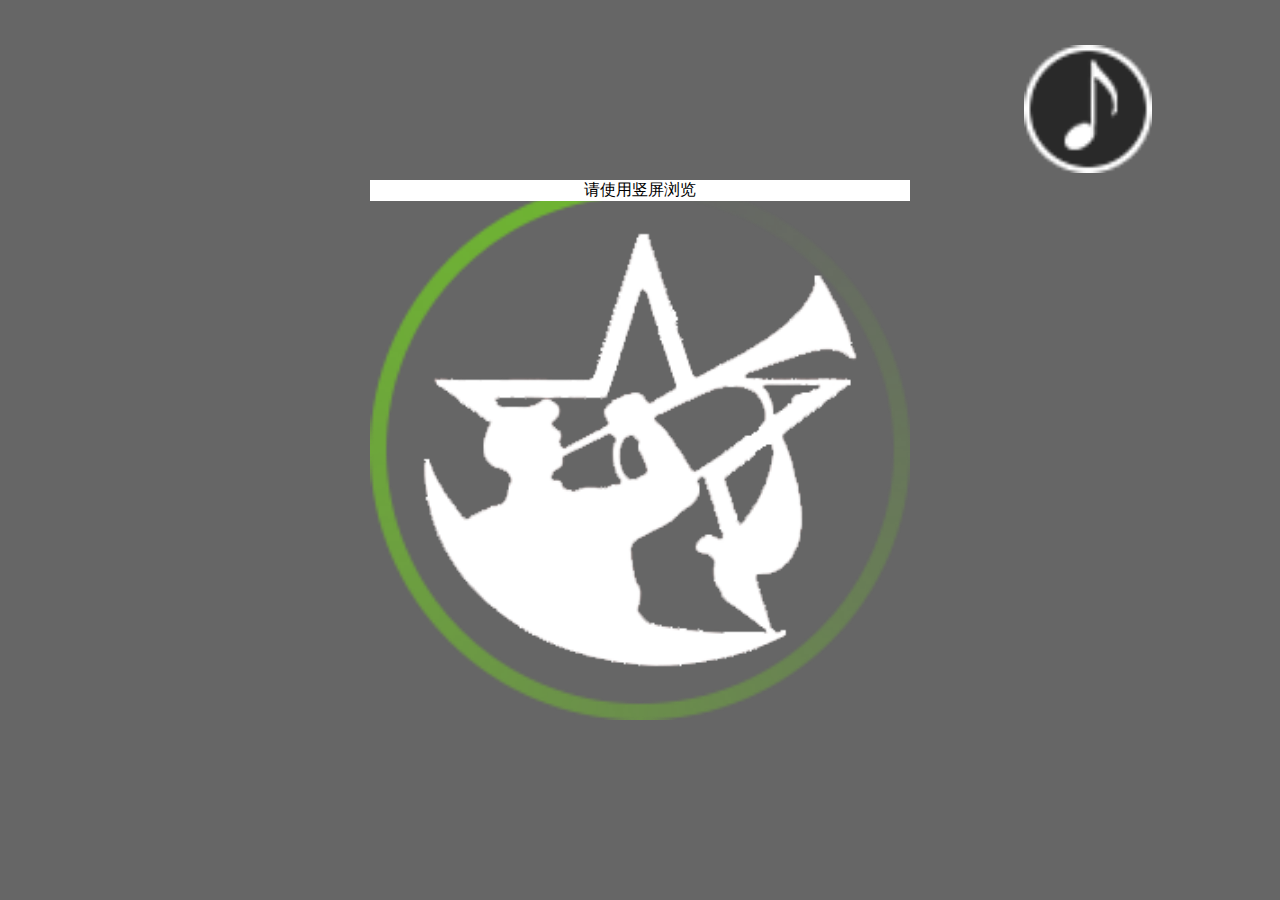
<file: h5/wei/index.html>
<!doctype html>
<html>
<head>
<meta charset="utf-8">
<meta name="viewport" content="initial-scale=1;maxinum-scale=1;user-scalable=no;">
<meta name="viewport"  content="telephone=no">
<meta name="viewport"  content="email=no">
<title>好一个军范，军人的双手-微信公众号优秀作品展播</title>
<link href="images/load.css" type="text/css" rel="stylesheet">
<link href="images/index.css" type="text/css" rel="stylesheet">
<link href="images/animation.css" type="text/css" rel="stylesheet">
<link href="images/keyframes.css" type="text/css" rel="stylesheet">
<link href="images/page1.css" type="text/css" rel="stylesheet">
<link href="images/page2.css" type="text/css" rel="stylesheet">
<link href="images/page3.css" type="text/css" rel="stylesheet">
<link href="images/page4.css" type="text/css" rel="stylesheet">

<script type="text/javascript" src="images/zepto.min.js"></script>
<script type="text/javascript" src="images/touch.js"></script>
<script type="text/javascript" src="images/index.js"></script>
</head>

<body>
<!--载入-->
<div class="loading" id="loading">
	<div class="loadbox">
    	<div class="circle"></div>
        <div class="circle_logo"></div>
        <div class="tipbox" id="tipbox">请使用竖屏浏览</div>
    </div>
</div>
<!--主舞台-->
<div class="content" id="content" style="display:none;">
	<!--第一页-->
    <div class="page page1">
    	<img src="images/page1-1.png" class="p1_1 page_moveFromTop">
        <img src="images/page1-2.png" class="p1_2 page_moveFromLeft delay200">
        <img src="images/page1-3.png" class="p1_3 page_resizeBig  delay600">
        <img src="images/page1-4.png" class="p1_4 page_moveFromRight delay600">
    </div>
    <!--第二页-->
    <div class="page page2 hide">
    	<img src="images/page2-1.png" class="p2_1 hide page_opacity0To1">
        <div class="p2_2_box">
       		<img src="images/page2-2.png" class="p2_2 hide page_moveFromLeft delay700">
        </div>
        <img src="images/page2-3.png" class="p2_3 hide page_moveFromTop delay500">
        <img src="images/page2-4.png" class="p2_4 hide page_moveFromRight delay1200">
        <img src="images/page2-4.png" class="p2_5 hide page_moveFromRight delay1400">
        <img src="images/page2-4.png" class="p2_6 hide page_moveFromRight delay1500">
        <img src="images/page2-7.png" class="p2_7 hide page_opacity0To1 delay1700">
        <img src="images/page2-8.png" class="p2_8 hide page_moveFromRight delay1700">
    </div>
    <!--第三页-->
    <div class="page page3 hide">
    	<img src="images/bg3.jpg" class="p3_bg hide page_Opacity07To10" id="p3_bg">
   		<img src="images/page3-1.png" class="p3_1 hide page_moveFromBottomLong">
    </div>
    <!--第四页-->
    <div class="page page4 hide">
    	<img src="images/page2-1.png" class="p2_1 hide">
    	<img src="images/page4-tab.png" class="p4_tab hide page_moveFromBottom">
        <img src="images/page4-1.png" class="p4_1 hide page_opacity0To1 delay600">
        <img src="images/white-tab.png" class="left_tab hide page_moveToLeft delay600">
        <img src="images/white-tab.png" class="right_tab hide page_moveToRight delay600">
        <img src="images/page4-2.png" class="p4_2 hide  page_moveFromBottom3 delay1200">
        <img src="images/page4-3.png" class="p4_3 hide page_moveFromBottom2 delay1200">
        <img src="images/nextbtn.png" class="nextbtn hide  page_moveFromBottom2 delay1200">
    </div>
    <!--第五页-->
    <div class="page page5 hide">
    	<img src="images/page2-1.png" class="p2_1 hide">
    	<img src="images/page5-tab.png" class="p4_tab hide">
        <img src="images/page5-1.png" class="p4_1 hide page_opacity0To1">
        <img src="images/white-tab.png" class="left_tab hide page_moveToLeft">
        <img src="images/white-tab.png" class="right_tab hide page_moveToRight">
        <img src="images/page5-2.png" class="p4_2 hide  page_moveFromBottom3 delay600">
        <img src="images/page5-3.png" class="p4_3 hide page_moveFromBottom2 delay600">
        <img src="images/nextbtn.png" class="nextbtn hide  page_moveFromBottom2 delay600">
    </div>
    <!--尾页-->
    <div class="page page6 hide">
    	<img src="images/page1-1.png" class="p1_1 page_moveFromTop">
        <img src="images/page1-2.png" class="p1_2 page_moveFromLeft delay200">
        <img src="images/page1-3.png" class="p1_3 page_resizeBig  delay600">
        <img src="images/page1-4.png" class="p1_4 page_moveFromRight delay600">
        <img src="images/sharebt.png" class="sharebt page_moveFromBottom delay600" onClick="showShareBox()">
    </div>
</div>
<!--分享框-->
<div class="sharebox hide" id="sharebox" onClick="closeSharebox()">
	<img src="images/share.png">
</div>
<!--播放器-->
<div class="videoContainer" id="videoContainer"></div>
<div class="videoBt " onClick="changeVideostate()">
	<img src="images/music_on.png">
</div>

</body>
</html>
</file>
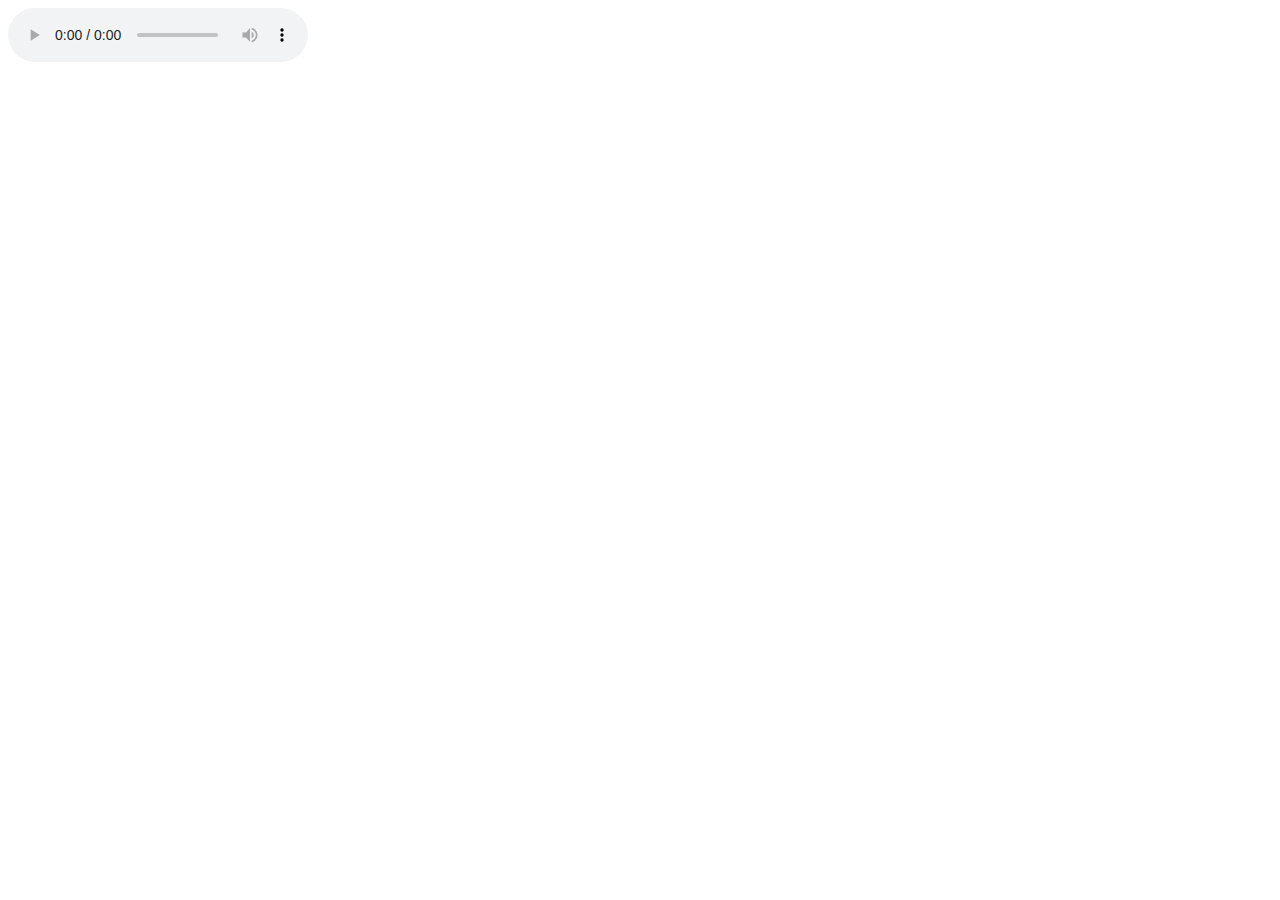
<file: desk/music/123_file.html>
<!DOCTYPE html>
<html>
	<head>
		<meta charset="UTF-8">
		<title></title>
	</head>
	<body>
		<audio id="" autoplay="autoplay" controls="controls" src="http://mv.hotmusique.com/mv_2_5/80/50/80390082cf3a145b5b8afb3c493f7250.mp4?k=16626565575b2983&t=1423689693">
			
		</audio>
	</body>
</html>
</file>
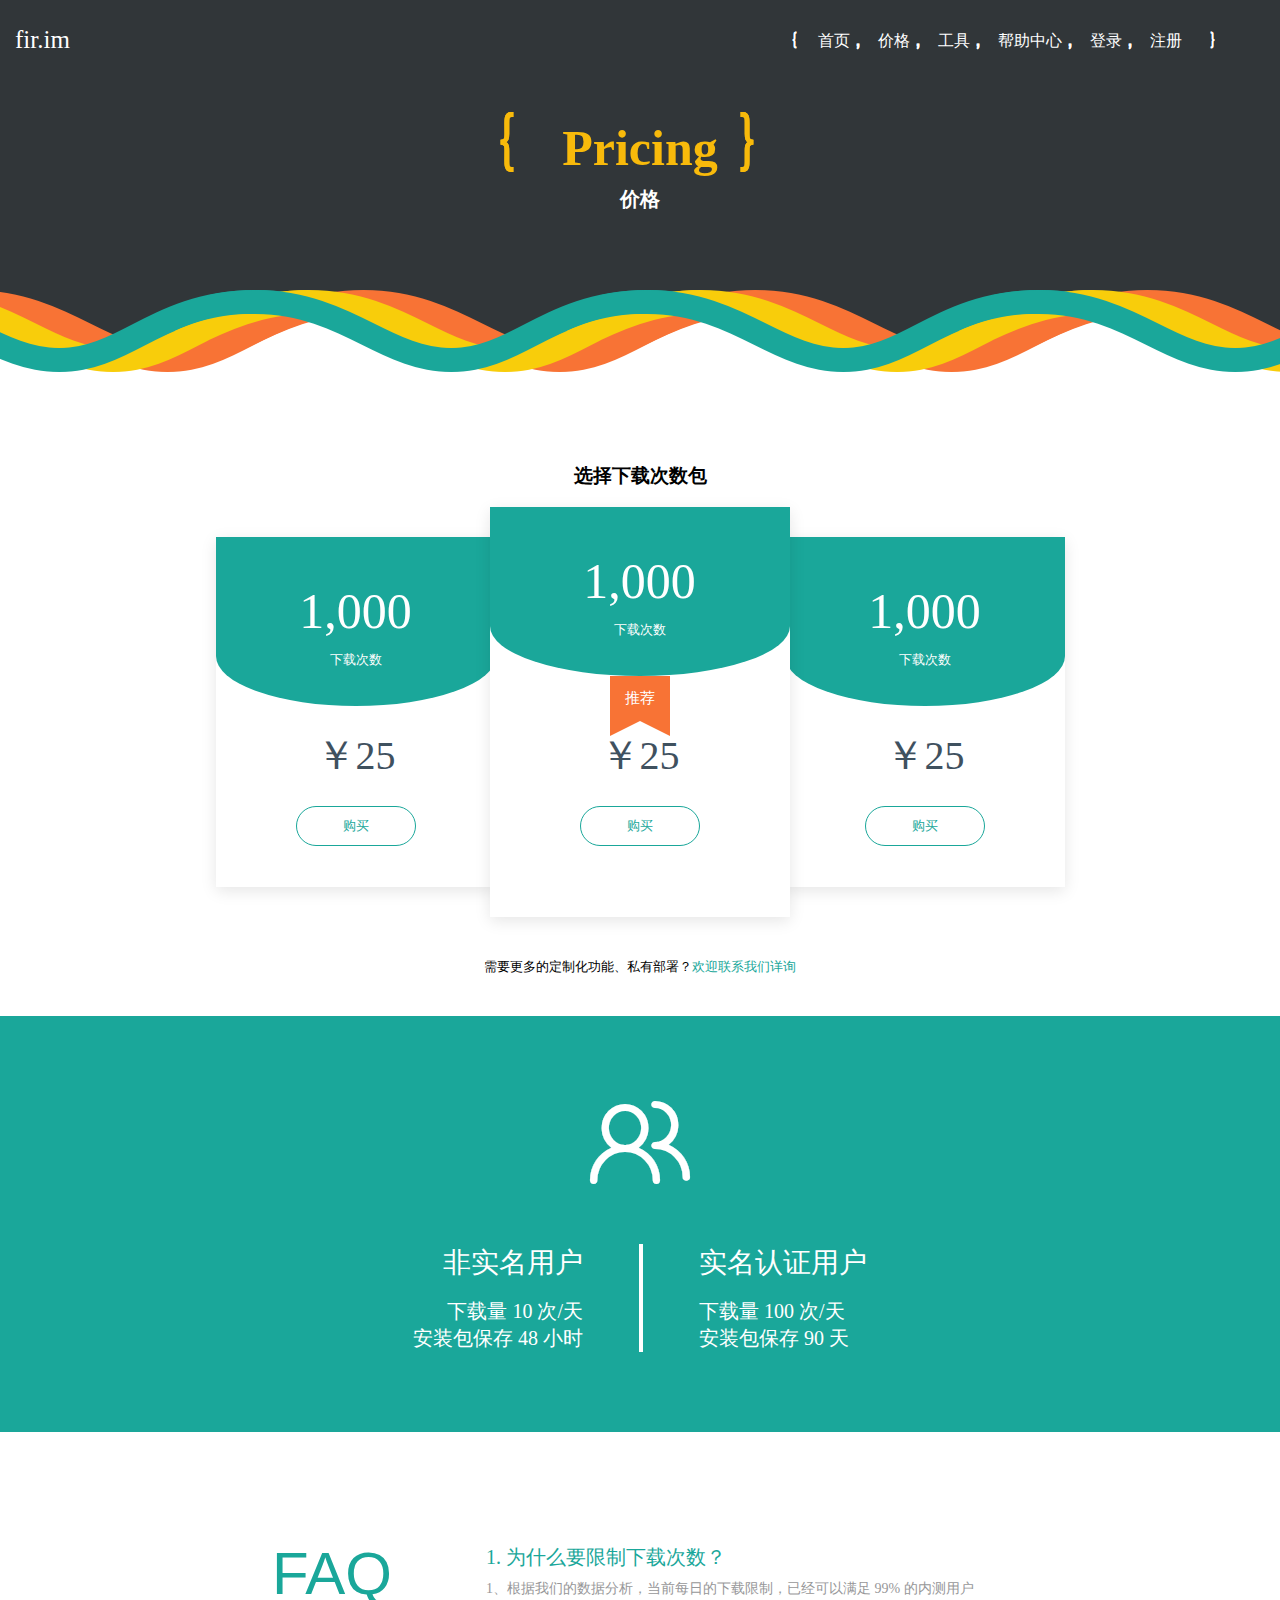
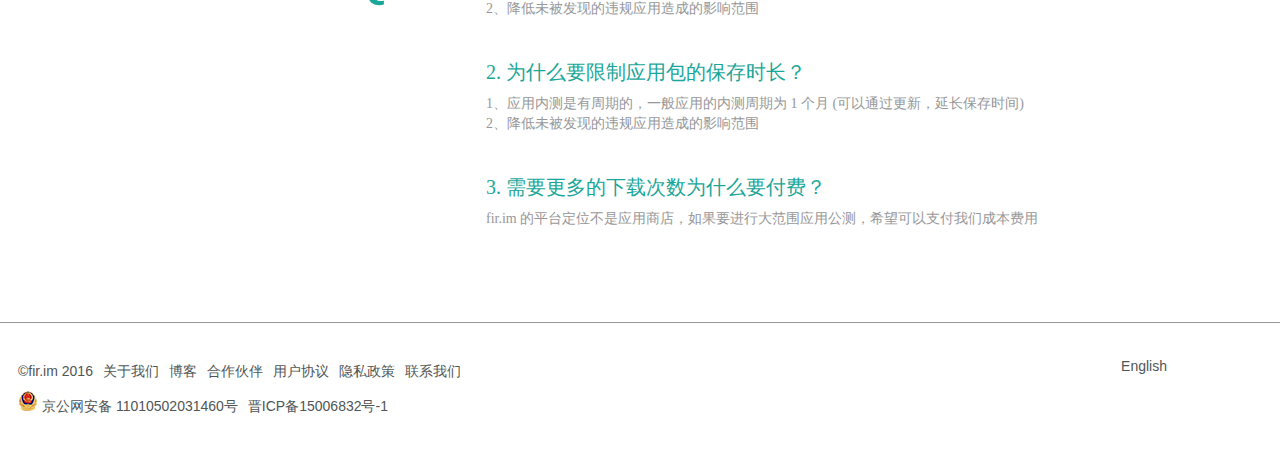
<file: fir/price/price.html>
<!DOCTYPE html>
<html>
	<head>
		<meta charset="UTF-8">
		<title></title>
		<link rel="stylesheet" href="css/price.css" />
		<link rel="stylesheet" href="../css/iconfont/iconfont.css" />
	</head>
	<body>
		<nav id="tile">
			<div id="logo"><a class="logo_a" href="../index.html">fir.im</a></div>
			<div id="menue">
				 <i class="icon iconfont">&#xe6de;</i>
				 <ul class="navbar-bracket">
				 	<li><a href="../index.html">首页</a><i class="icon iconfont">&#xe60c;</i></li>
				 	<li><a href="price.html">价格</a><i class="icon iconfont">&#xe60c;</i></li>
				 	<li><a href="tools.html">工具</a><i class="icon iconfont">&#xe60c;</i></li>
				 	<li><a href="suport.html">帮助中心</a><i class="icon iconfont">&#xe60c;</i></li>
				 	<li><a href="signin.html">登录</a><i class="icon iconfont">&#xe60c;</i></i></li> 
				 	<li class="javascript:;"><a href="sign-up.html">注册</a></li> 
				 </ul>
				 <i class="icon iconfont">&#xe6ba;</i>
			</div>
		</nav>
		<div class="banner banner-packages">
			<h1 class="bannerPrice">
				<div class="brackets">
					<i class="icon iconfont">&#xe6de;</i>
					<span>Pricing</span> 
					<i class="icon iconfont">&#xe6ba;</i>
				</div>
				<small>价格</small>
			</h1>
				<div class="pattern-bg"></div>
		</div>
		<div class="mid">
			<div class="section packages-content">
				<h3>选择下载次数包</h3>
				<div  id="package_content">
			    	<div class="package-card">
					    <div class="package-header">
					      <h2>1,000</h2>
					      <small>下载次数</small>
					    </div>
			    		<span class="package-content">￥25</span>
			    		<button class="btn" data-package="1k_times" onclick="pay(this)">购买</button>
			 		</div>
					<div class="package-card active" id="active">
					    <div class="package-header">
					      <h2>1,000</h2>
					      <small>下载次数</small>
					    </div>
					    <div class="package-badge">
					        <div class="badge-wrap">
					          <span>推荐</span>
					          <span class="arraw"></span>
					        </div>
				        </div>
			    		<span class="package-content">￥25</span>
			    		<button class="btn" data-package="1k_times" onclick="pay(this)">购买</button>
			 		</div>
			 		<div class="package-card">
					    <div class="package-header">
					      <h2>1,000</h2>
					      <small>下载次数</small>
					    </div>
			    		<span class="package-content">￥25</span>
			    		<button class="btn" data-package="1k_times" onclick="pay(this)">购买</button>
			 		</div>
			 	 
			    </div>
			    <small>需要更多的定制化功能、私有部署？<a id="welcom" href="javascript:;">欢迎联系我们详询</a></small>
			</div>
			<div class="section packages-cert">
				<div class="cert-header"><i class="icon iconfont">&#xe62d;</i></div>
				<div class="cert-row">
					<div class="half text-right">
						<div class="cert-item">非实名用户</div>
						<ul class="list-unstyled cert-list">
							<li>下载量 10 次/天</li>
							<li>安装包保存 48 小时</li>
						</ul>
					</div>
					<div class="half text-left">
						<div class="cert-item">实名认证用户</div>
						<ul class="list-unstyled cert-list">
							<li>下载量 100 次/天</li>
							<li>安装包保存 90 天</li>
						</ul>
					</div>
				</div>
			</div>
			<div class="section packages-faq">
				<div class="packages-faq-wrap text-left">
					<div class="packages-faq-header">FAQ</div>
					<div class="packages-faq-content">
						<ol class="packages-faq-list">
							<li>
								<div class="faq-title">1. 为什么要限制下载次数？</div>
								<ol class="faq-list-items">
									<li>1、根据我们的数据分析，当前每日的下载限制，已经可以满足 99% 的内测用户</li>
									<li>2、降低未被发现的违规应用造成的影响范围</li>
								</ol>
							</li>
							<li>
								<div class="faq-title">2. 为什么要限制应用包的保存时长？</div>
								<ol class="faq-list-items">
									<li>1、应用内测是有周期的，一般应用的内测周期为 1 个月 (可以通过更新，延长保存时间)</li>
									<li>2、降低未被发现的违规应用造成的影响范围</li>
								</ol>
							</li>
							<li>
								<div class="faq-title">3. 需要更多的下载次数为什么要付费？</div>
								<ol class="faq-list-items">
									<li>fir.im 的平台定位不是应用商店，如果要进行大范围应用公测，希望可以支付我们成本费用</li>
								</ol>
							</li>
						</ol>
					</div>
				</div>
			</div>
		</div>
		<div class="footer">
			<div class="footer-content">
				<div class="footer-nav">
					<table>
						<tbody>
							<tr>
								<td>
									<ul class="list-inline">
										<li class="copyright">©<a href="//fir.im">fir.im 2016</a></li>
										<li><a href="/about">关于我们</a></li>
										<li><a href="//blog.fir.im">博客</a></li>
										<li><a href="/partners">合作伙伴</a></li>
										<li><a href="/termsofuse">用户协议</a></li>
										<li><a href="/privacy">隐私政策</a></li>
										<li><a href="/contact">联系我们</a></li>
									</ul>
									<div>
										<ul class="list-inline list-unstyled navbar-footer">
											<li><a target="_blank" href="javascript:;"><img src="src/beianbgs.png" style="margin-right: 4px">京公网安备 11010502031460号</a></li>
											<li><a>晋ICP备15006832号-1</a></li>
										</ul>
									</div>
								</td>
								<td class="locale"> 
									<a href="?locale=en">English</a> 
								</td>
							</tr>
						</tbody>
					</table>
				</div>
			</div>
		</div>
	</body>
</html>
</file>
<file: fir/css/main.css>
@charset "UTF-8";
body,
div,
dl,
dt,
dd,
ul,
ol,
li,
h1,
h2,
h3,
h4,
h5,
h6,
pre,
form,
fieldset,
input,
textarea,
p,
blockquote,
th,
td,
span {
  padding: 0;
  margin: 0;
  border: none;
}
ul,
li {
  list-style: none;
}
fieldset,
img,
html,
body,
iframe {
  border: 0;
}
h1,
h2,
h3,
h4,
h5,
h6,
em,
strong,
b,
i {
  font-style: normal;
  font-size: 100%;
  font-weight: normal;
}
input,
textarea,
a,
button,
select {
  outline: none;
  font-size: 12px;
  border: 0;
}
input::-ms-clear,
input::-ms-reveal {
  display: none;
}
textarea {
  overflow: auto;
  resize: none;
}
textarea,
input,
button,
select {
  color: inherit;
  font-family: "Microsoft YaHei", "微软雅黑", "Arial", "黑体", "宋体", sans-serif;
}
.fl {
  float: left;
}
.fr {
  float: right;
}
.clear {
  clear: both;
  display: block;
}
.hide {
  display: none;
}
body {
  -moz-user-select: none;
  -o-user-select: none;
  -khtml-user-select: none;
  -webkit-user-select: none;
  -ms-user-select: none;
  user-select: none;
}
body,
html {
  width: 100%;
  height: 100%;
  overflow: hidden;
  font-size: 14px;
}
a {
  text-decoration: none;
  outline: none;
}
/*禁止选中*/
.noSel {
  -moz-user-select: none;
  -o-user-select: none;
  -khtml-user-select: none;
  -webkit-user-select: none;
  -ms-user-select: none;
  user-select: none;
}
body {
  font-family: "Helvetica Neue", Helvetica, Arial, sans-serif;
  font-size: 14px;
}
.clear {
  content: "";
  width: 0;
  height: 0;
  display: block;
  overflow: hidden;
  clear: both;
}
/*开屏动画*/
.loading-cover {
  width: 100%;
  height: 100%;
  position: fixed;
  background: #1B1B1B;
  z-index: 10000;
}
.loading-cover .circle {
  width: 130px;
  height: 130px;
  border-radius: 50%;
  position: absolute;
  top: 50%;
  left: 50%;
  margin: -70px 0 0 -70px;
  z-index: 90;
  animation: loadingCover 1s linear 1 forwards;
  background: #FFD200;
}
/*导航区*/
.navbar {
  width: 100%;
  height: 80px;
  position: fixed;
  top: 0;
  z-index: 999;
}
.navbar * {
  -webkit-transition: color 0.3s 0.2s ease;
  -moz-transition: color 0.3s 0.2s ease;
  -o-transition: color 0.3s 0.2s ease;
  -ms-transition: color 0.3s 0.2s ease;
  transition: color 0.3s 0.2s ease;
}
.navbar:after {
  content: "";
  width: 0;
  height: 0;
  display: block;
  overflow: hidden;
  clear: both;
}
.navbar.color-white .navbar-header .navbar-brand {
  color: #fff;
}
.navbar.color-white .menue .navbar-bracket li a {
  color: #fff;
}
.navbar.color-white .menue .navbar-bracket li a:hover:after {
  border-color: #fff;
}
.navbar.color-white .menue .navbar-bracket li .icon {
  color: #fff;
}
.navbar.color-white .menue .icon {
  color: #fff;
}
.navbar .navbar-header {
  float: left;
  padding: 15px;
  font-size: 18px;
  line-height: 20px;
  height: 50px;
}
.navbar .navbar-header .navbar-brand {
  padding: 0 15px;
  height: 44px;
  color: #000;
  font-size: 42px;
  line-height: 44px;
  cursor: pointer;
  display: block;
  overflow: hidden;
  font-weight: bold;
}
.navbar .menue {
  float: right;
  padding: 15px;
  height: 50px;
  transition: all 0.3s ease;
  font-size: 0;
}
.navbar .menue .iconfont {
  display: block;
  height: 50px;
  line-height: 50px;
  font-size: 32px;
  font-weight: bold;
  float: left;
}
.navbar .menue .navbar-bracket {
  height: 100%;
  float: left;
  line-height: 50px;
}
.navbar .menue .navbar-bracket:after {
  content: "";
  width: 0;
  height: 0;
  display: block;
  overflow: hidden;
  clear: both;
}
.navbar .menue .navbar-bracket li {
  float: left;
  margin-right: 10px;
}
.navbar .menue .navbar-bracket li a {
  color: #000;
  letter-spacing: 0.4px;
  font-weight: 500;
  font-size: 14px;
  position: relative;
}
.navbar .menue .navbar-bracket li a:after {
  content: "";
  width: 100%;
  display: block;
  border-bottom: 1px solid #fff;
  position: absolute;
  bottom: -8px;
  opacity: 0;
  transition: all 0.25s;
}
.navbar .menue .navbar-bracket li a:hover:after {
  opacity: 1;
  border-color: #000;
}
.navbar .menue .navbar-bracket li .icon {
  float: none;
  font-size: 16px;
  font-weight: 500;
  display: inline-block;
  color: #666;
}
.navbar .menue .navbar-bracket li:last-child a:after {
  content: "";
}
/*内容区*/
.super-container {
  width: 100%;
  height: 100vh;
  background: #1B1B1B;
}
.super-container .section {
  width: 100%;
  height: 100vh;
  min-height: 320px;
  position: absolute;
  top: 0;
  left: 0;
}
.section-1 {
  z-index: 10;
}
.section-1 .plane {
  position: absolute;
  top: 0;
  left: 0;
  right: 0;
  bottom: 0;
  margin: auto;
  transition: all .5s linear;
  transform: translateX(-2000px);
  -webkit-animation: planeFly 8s linear infinite alternate;
  -moz-animation: planeFly 8s linear infinite alternate;
  -o-animation: planeFly 8s linear infinite alternate;
  -ms-animation: planeFly 8s linear infinite alternate;
  animation: planeFly 8s linear infinite alternate;
}
.section-1 .plane img {
  width: 100%;
}
.section-1 .plane.fly-in {
  -webkit-animation: plane-in 1.5s ease-out forwards;
  -moz-animation: plane-in 1.5s ease-out forwards;
  -o-animation: plane-in 1.5s ease-out forwards;
  -ms-animation: plane-in 1.5s ease-out forwards;
  animation: plane-in 1.5s ease-out forwards;
}
.section-1 .plane.fly-out {
  -webkit-animation: plane-out 1.3s ease-out forwards;
  -moz-animation: plane-out 1.3s ease-out forwards;
  -o-animation: plane-out 1.3s ease-out forwards;
  -ms-animation: plane-out 1.3s ease-out forwards;
  animation: plane-out 1.3s ease-out forwards;
}
.section-1 .plane .propeller {
  position: absolute;
  top: 51.7003%;
  left: 13.1%;
  width: 27.424%;
  height: 14.4474%;
  -webkit-animation: propellerRoate 0.2s linear infinite reverse;
  -o-animation: propellerRoate 0.2s linear infinite reverse;
  -ms-animation: propellerRoate 0.2s linear infinite reverse;
  -moz-animation: propellerRoate 0.2s linear infinite reverse;
  animation: propellerRoate 0.2s linear infinite reverse;
}
.section-1 .plane .propeller img {
  width: 100%;
}
.section-1 .beta-app-host {
  position: absolute;
  bottom: 30px;
  left: 30px;
  font-weight: bold;
  font-size: 24px;
  font-family: 'Roboto Slab', 'Helvetica Neue', Helvetica, 'Hiragino Sans GB', Arial, sans-serif;
}
/*section-2*/
.section-2 {
  z-index: 9;
}
.section-2 .features {
  width: 100%;
  height: 100%;
  min-width: 450px;
  overflow: hhidden;
}
.section-2 .features:after {
  content: "";
  width: 0;
  height: 0;
  display: block;
  overflow: hidden;
  clear: both;
}
.section-2 .features.flipRotate .cols {
  -webkit-transform: rotateY(180deg);
  -moz-transform: rotateY(180deg);
  -ms-transform: rotateY(180deg);
  -o-transform: rotateY(180deg);
  transform: rotateY(180deg);
}
.section-2 .features.filpOut .cols {
  -webkit-transform: rotateY(180deg) translateY(-100%);
  -moz-transform: rotateY(180deg) translateY(-100%);
  -ms-transform: rotateY(180deg) translateY(-100%);
  -o-transform: rotateY(180deg) translateY(-100%);
  transform: rotateY(180deg) translateY(-100%);
}
.section-2 .features .cols {
  width: 33.33333333%;
  min-width: 150px;
  height: 100%;
  float: left;
  position: relative;
  transition: all 0.4s ease-in-out;
  transform-style: preserve-3d;
  perspective: 800px;
}
.section-2 .features .cols div {
  position: absolute;
  width: 100%;
  height: 100%;
  transform-origin: center center 0;
  backface-visibility: hidden;
}
.section-2 .features .cols div.back {
  background: #ffd200;
  transform: rotateY(0deg);
}
.section-2 .features .cols div.fonts {
  transform: rotateY(180deg);
}
.section-2 .features .cols div.fonts .group {
  width: 100%;
  height: 100%;
  transition: height 0.4s ease;
  box-sizing: border-box;
  padding-top: 50%;
  position: absolute;
  overflow: hidden;
  text-align: center;
  color: #fff;
}
.section-2 .features .cols div.fonts .group .icon {
  color: #fff;
  height: 130px;
  font-size: 130px;
}
.section-2 .features .cols div.fonts .group .title {
  font-weight: 700px;
  font-size: 30px;
  display: block;
  margin: 40px 0 30px 0;
}
.section-2 .features .cols div.fonts .group .text {
  font-size: 14px;
  width: 80%;
  margin: 0 auto;
  line-height: 24px;
}
.section-2 .features .cols div.fonts .expanded {
  background-color: #05abbf;
  top: 0;
  left: 0;
  z-index: 10;
}
.section-2 .features .cols div.fonts .folded {
  background: #f8664e;
  z-index: 9;
  bottom: 0;
}
.section-2 .features .cols:nth-child(1) {
  transition-delay: 0s;
}
.section-2 .features .cols:nth-child(1) .fonts .folded {
  transform: translateY(100%);
}
.section-2 .features .cols:nth-child(2) {
  transition-delay: 0.2s;
}
.section-2 .features .cols:nth-child(2) .fonts .expanded {
  background: #5e5ae2;
}
.section-2 .features .cols:nth-child(2) .fonts .folded {
  background: #f2ab13;
  transform: translateY(-100%);
}
.section-2 .features .cols:nth-child(3) {
  transition-delay: 0.4s;
}
.section-2 .features .cols:nth-child(3) .fonts .expanded {
  background: #363b3d;
}
.section-2 .features .cols:nth-child(3) .fonts .folded {
  background: #8eb131;
  transform: translateY(100%);
}
.section-2 .features.featuresAnimIn .cols:nth-child(odd) .fonts .expanded {
  -webkit-animation: inBottomGoTop 1s ease-in-out forwards;
  -moz-animation: inBottomGoTop 1s ease-in-out forwards;
  -o-animation: inBottomGoTop 1s ease-in-out forwards;
  -ms-animation: inBottomGoTop 1s ease-in-out forwards;
  animation: inBottomGoTop 1s ease-in-out forwards;
}
.section-2 .features.featuresAnimIn .cols:nth-child(odd) .fonts .folded {
  -webkit-animation: inTopGoBottom 1s ease-in-out forwards;
  -moz-animation: inTopGoBottom 1s ease-in-out forwards;
  -o-animation: inTopGoBottom 1s ease-in-out forwards;
  -ms-animation: inTopGoBottom 1s ease-in-out forwards;
  animation: inTopGoBottom 1s ease-in-out forwards;
}
.section-2 .features.featuresAnimIn .cols:nth-child(even) .fonts .expanded {
  -webkit-animation: inTopGoBottom1 1s ease-in-out forwards;
  -moz-animation: inTopGoBottom1 1s ease-in-out forwards;
  -o-animation: inTopGoBottom1 1s ease-in-out forwards;
  -ms-animation: inTopGoBottom1 1s ease-in-out forwards;
  animation: inTopGoBottom1 1s ease-in-out forwards;
}
.section-2 .features.featuresAnimIn .cols:nth-child(even) .fonts .folded {
  -webkit-animation: inBottomGoTop1 1s ease-in-out forwards;
  -moz-animation: inBottomGoTop1 1s ease-in-out forwards;
  -o-animation: inBottomGoTop1 1s ease-in-out forwards;
  -ms-animation: inBottomGoTop1 1s ease-in-out forwards;
  animation: inBottomGoTop1 1s ease-in-out forwards;
}
.section-2 .features.featuresAnimOut .cols:nth-child(odd) .fonts .expanded {
  -webkit-animation: outBottomGoTop 1s ease-in-out forwards;
  -moz-animation: outBottomGoTop 1s ease-in-out forwards;
  -o-animation: outBottomGoTop 1s ease-in-out forwards;
  -ms-animation: outBottomGoTop 1s ease-in-out forwards;
  animation: outBottomGoTop 1s ease-in-out forwards;
}
.section-2 .features.featuresAnimOut .cols:nth-child(odd) .fonts .folded {
  -webkit-animation: outTopGoBottom 1s ease-in-out forwards;
  -moz-animation: outTopGoBottom 1s ease-in-out forwards;
  -o-animation: outTopGoBottom 1s ease-in-out forwards;
  -ms-animation: outTopGoBottom 1s ease-in-out forwards;
  animation: outTopGoBottom 1s ease-in-out forwards;
}
.section-2 .features.featuresAnimOut .cols:nth-child(even) .fonts .expanded {
  animation: outTopGoBottom1 1s ease-in-out forwards;
}
.section-2 .features.featuresAnimOut .cols:nth-child(even) .fonts .folded {
  animation: outBottomGoTop1 1s ease-in-out forwards;
}
/*section-3*/
.section-3 {
  z-index: 8;
  opacity: 0;
}
.section-3.animateIn {
  opacity: 1;
}
.section-3.animateIn .boxes-container .clos .wrap {
  animation: s3animateIn 0.5s ease forwards;
}
.section-3.animateIn .boxes-container .clos:nth-child(1) .words {
  transition-delay: 0.6s;
  opacity: 1;
  transform: translateY(0px);
}
.section-3.animateIn .boxes-container .clos:nth-child(1) .wrap {
  animation-delay: 0s;
}
.section-3.animateIn .boxes-container .clos:nth-child(1) .wrap .box div:nth-of-type(1) .left {
  transition-delay: 0.5s;
  transform: rotateY(-142deg);
}
.section-3.animateIn .boxes-container .clos:nth-child(1) .wrap .box div:nth-of-type(1) .right {
  transition-delay: 0.5s;
  transform: rotateY(142deg);
}
.section-3.animateIn .boxes-container .clos:nth-child(2) .words {
  transition-delay: 0.8s;
  opacity: 1;
  transform: translateY(0px);
}
.section-3.animateIn .boxes-container .clos:nth-child(2) .wrap {
  animation-delay: 0.2s;
}
.section-3.animateIn .boxes-container .clos:nth-child(2) .wrap .box div:nth-of-type(1) .left {
  transition-delay: 0.7s;
  transform: rotateY(-142deg);
}
.section-3.animateIn .boxes-container .clos:nth-child(2) .wrap .box div:nth-of-type(1) .right {
  transition-delay: 0.7s;
  transform: rotateY(142deg);
}
.section-3.animateIn .boxes-container .clos:nth-child(3) .words {
  transition-delay: 1s;
  opacity: 1;
  transform: translateY(0px);
}
.section-3.animateIn .boxes-container .clos:nth-child(3) .wrap {
  animation-delay: 0.4s;
}
.section-3.animateIn .boxes-container .clos:nth-child(3) .wrap .box div:nth-of-type(1) .left {
  transition-delay: 0.9s;
  transform: rotateY(-142deg);
}
.section-3.animateIn .boxes-container .clos:nth-child(3) .wrap .box div:nth-of-type(1) .right {
  transition-delay: 0.9s;
  transform: rotateY(142deg);
}
.section-3.animateIn .boxes-container .clos:nth-child(4) .words {
  transition-delay: 1.2s;
  opacity: 1;
  transform: translateY(0px);
}
.section-3.animateIn .boxes-container .clos:nth-child(4) .wrap {
  animation-delay: 0.6s;
}
.section-3.animateIn .boxes-container .clos:nth-child(4) .wrap .box div:nth-of-type(1) .left {
  transition-delay: 1.1s;
  transform: rotateY(-142deg);
}
.section-3.animateIn .boxes-container .clos:nth-child(4) .wrap .box div:nth-of-type(1) .right {
  transition-delay: 1.1s;
  transform: rotateY(142deg);
}
.section-3 .boxes-container {
  width: 100%;
  height: 100vh;
  background: #414859;
  min-width: 420px;
  display: table;
}
.section-3 .boxes-container .clos {
  width: 25%;
  height: 100%;
  min-width: 105px;
  color: #fff;
  box-sizing: border-box;
  -padding-top: 10%;
  display: table-cell;
  vertical-align: middle;
  text-align: center;
}
.section-3 .boxes-container .clos .words {
  transition: all 0.4s ease;
  opacity: 0;
  transform: translateY(50px);
}
.section-3 .boxes-container .clos .tool-desc {
  width: 44%;
  min-width: 150px;
  margin: 0 auto;
  font-size: 18px;
  text-align: left;
}
.section-3 .boxes-container .clos .fg {
  font-weight: 400;
  font-size: 140px;
  display: block;
  height: 110px;
}
.section-3 .boxes-container .clos .wrap {
  width: 100px;
  height: 100px;
  padding-left: 60px;
  box-sizing: border-box;
  margin: 50px auto;
  perspective: 600px;
  perspective-origin: left top;
}
.section-3 .boxes-container .clos .wrap .box {
  width: 100px;
  height: 100px;
  background: red;
  position: relative;
  transition: all 1s;
  transform-style: preserve-3d;
  transform-origin: center center -50px;
  transform: rotateY(-40deg) rotateX(-4deg) rotateZ(4deg) translateZ(120px);
}
.section-3 .boxes-container .clos .wrap .box div {
  width: 100px;
  height: 100px;
  position: absolute;
  color: #fff;
  text-align: center;
  background: #0390A1;
}
.section-3 .boxes-container .clos .wrap .box div:nth-of-type(1) {
  top: -100px;
  left: 0;
  background: transparent;
  transform-origin: bottom;
  transform: rotateX(90deg);
  transform-style: preserve-3d;
}
.section-3 .boxes-container .clos .wrap .box div:nth-of-type(1) .left,
.section-3 .boxes-container .clos .wrap .box div:nth-of-type(1) .right {
  width: 50px;
  height: 100px;
  position: absolute;
  top: 0;
  left: 0;
}
.section-3 .boxes-container .clos .wrap .box div:nth-of-type(1) .left {
  background: #0390A1;
  transform-origin: left;
  transition: all 0.3s ease;
  transform: rotateY(0deg);
}
.section-3 .boxes-container .clos .wrap .box div:nth-of-type(1) .right {
  background: #0390A1;
  transform-origin: right;
  left: 50px;
  transition: all 0.3s ease;
  transform: rotateY(0deg);
}
.section-3 .boxes-container .clos .wrap .box div:nth-of-type(2) {
  top: 0px;
  left: -100px;
  transform-origin: right;
  transform: rotateY(-90deg);
  border-top: 1px solid #414859;
}
.section-3 .boxes-container .clos .wrap .box div:nth-of-type(3) {
  top: 0px;
  left: 0px;
  line-height: 100px;
  border: 1px solid #414859;
}
.section-3 .boxes-container .clos .wrap .box div:nth-of-type(3) i {
  font-size: 62px;
}
.section-3 .boxes-container .clos .wrap .box div:nth-of-type(4) {
  top: 0px;
  left: 100px;
  box-sizing: border-box;
  height: 102px;
  transform-origin: left;
  padding-top: 35px;
  font-size: 20px;
  transform: rotateY(90deg);
  border-top: 1px solid #414859;
}
.section-3 .boxes-container .clos .wrap .box div:nth-of-type(5) {
  top: 100px;
  left: 0px;
  transform-origin: top;
  transform: rotateX(-90deg);
}
.section-3 .boxes-container .clos .wrap .box div:nth-of-type(6) {
  top: 0px;
  left: 0px;
  transform: translateZ(-100px) rotateX(180deg);
  border-left: 1px solid #414859;
}
/*section-4*/
.section-4 {
  display: table;
  transition: all 0.8s ease;
  transform: translateY(100%);
  z-index: 11;
}
.section-4.reday {
  transform: translateY(0px);
}
.section-4 .container {
  width: 100%;
  height: 100%;
  display: table-cell;
  vertical-align: middle;
  background: #3c81df;
  transition: background 0.4s ease-in-out;
}
.section-4 .container.active-jumei {
  background: #3c81df;
}
.section-4 .container.active-jiecao {
  background: #e3a520;
}
.section-4 .container.active-jindong {
  background: #d85245;
}
.section-4 .container.active-baoyang {
  background: #11b076;
}
.section-4 .container.active-chu {
  background: #9E5C42;
}
.section-4 .container .title {
  text-align: center;
  font-weight: 400;
  font-size: 50px;
  color: #fff;
  margin-bottom: 120px;
}
.section-4 .container .users-wrapper {
  width: 100%;
  text-align: center;
  font-size: 0;
  margin: 0 auto 60px;
  position: relative;
}
.section-4 .container .users-wrapper .item {
  width: 120px;
  height: 120px;
  margin: 0 20px;
  border: 2px solid #fff;
  cursor: pointer;
  color: #fff;
  font-size: 32px;
  font-weight: bold;
  display: inline-block;
  border-radius: 50%;
  line-height: 120px;
}
.section-4 .container .users-wrapper .item span {
  display: inline-block;
  margin-bottom: 60px;
  position: relative;
  z-index: 5;
}
.section-4 .container .users-wrapper .item.active {
  background: #fff;
}
.section-4 .container .users-wrapper .item.active .words {
  display: block;
  animation: downloadTranslate .5s ease-in-out forwards;
}
.section-4 .container .users-wrapper .item.active.jumei {
  color: #3c81df;
}
.section-4 .container .users-wrapper .item.active.jiecao {
  color: #e3a520;
}
.section-4 .container .users-wrapper .item.active.jindong {
  color: #d85245;
}
.section-4 .container .users-wrapper .item.active.baoyang {
  color: #11b076;
}
.section-4 .container .users-wrapper .item.active.chu {
  color: #9E5C42;
}
.section-4 .container .users-wrapper .words {
  display: none;
  position: absolute;
  z-index: 4;
  right: 0;
  left: 0;
  opacity: 0;
  transform: translateY(30px);
  margin: auto;
  font-size: 20px;
  line-height: 30px;
  padding: 0 20px;
  color: #fff;
}
/*section-5*/
.section-5 {
  display: table;
  background: #FFD200;
  transition: all 0.8s ease;
  transform: translateY(100%);
  z-index: 11;
}
.section-5.reday {
  transform: translateY(0px);
}
.section-5 .imfir {
  display: table-cell;
  vertical-align: middle;
  text-align: center;
  font-size: 120px;
  font-weight: bold;
}
/*飞机  飞翔动画 */
@-webkit-keyframes planeFly {
  0%,
  50%,
  100% {
    -webkit-transform: translateX(0) translateY(0);
  }
  25% {
    -webkit-transform: translateX(-6px) translateY(-20px);
  }
  75% {
    -webkit-transform: translateX(6px) translateY(20px);
  }
}
@-moz-keyframes planeFly {
  0%,
  50%,
  100% {
    -moz-transform: translateX(0) translateY(0);
  }
  25% {
    -moz-transform: translateX(-6px) translateY(-20px);
  }
  75% {
    -moz-transform: translateX(6px) translateY(20px);
  }
}
@-o-keyframes planeFly {
  0%,
  50%,
  100% {
    -o-transform: translateX(0) translateY(0);
  }
  25% {
    -o-transform: translateX(-6px) translateY(-20px);
  }
  75% {
    -o-transform: translateX(6px) translateY(20px);
  }
}
@-ms-keyframes planeFly {
  0%,
  50%,
  100% {
    -ms-transform: translateX(0) translateY(0);
  }
  25% {
    -ms-transform: translateX(-6px) translateY(-20px);
  }
  75% {
    -ms-transform: translateX(6px) translateY(20px);
  }
}
@keyframes planeFly {
  0%,
  50%,
  100% {
    transform: translateX(0) translateY(0);
  }
  25% {
    transform: translateX(-6px) translateY(-20px);
  }
  75% {
    transform: translateX(6px) translateY(20px);
  }
}
/*飞机 飞入动画*/
@-webkit-keyframes plane-in {
  0% {
    -webkit-transform: scale(1.2) translateX(2000px);
    transform: scale(1.2) translateX(2000px);
  }
  30% {
    -webkit-transform: scale(0.8) translateX(-160px);
    transform: scale(0.8) translateX(-160px);
  }
  100% {
    -webkit-transform: scale(1) translateX(0);
    transform: scale(1) translateX(0);
  }
}
@-moz-keyframes plane-in {
  0% {
    -moz-transform: scale(1.2) translateX(2000px);
    transform: scale(1.2) translateX(2000px);
  }
  30% {
    -moz-transform: scale(0.8) translateX(-160px);
    transform: scale(0.8) translateX(-160px);
  }
  100% {
    -moz-transform: scale(1) translateX(0);
    transform: scale(1) translateX(0);
  }
}
@-ms-keyframes plane-in {
  0% {
    -ms-transform: scale(1.2) translateX(2000px);
    transform: scale(1.2) translateX(2000px);
  }
  30% {
    -ms-transform: scale(0.8) translateX(-160px);
    transform: scale(0.8) translateX(-160px);
  }
  100% {
    -ms-transform: scale(1) translateX(0);
    transform: scale(1) translateX(0);
  }
}
@-o-keyframes plane-in {
  0% {
    -o-transform: scale(1.2) translateX(2000px);
    transform: scale(1.2) translateX(2000px);
  }
  30% {
    -o-transform: scale(0.8) translateX(-160px);
    transform: scale(0.8) translateX(-160px);
  }
  100% {
    -o-transform: scale(1) translateX(0);
    transform: scale(1) translateX(0);
  }
}
@keyframes plane-in {
  0% {
    transform: scale(1.2) translateX(2000px);
  }
  30% {
    transform: scale(0.8) translateX(-160px);
  }
  100% {
    transform: scale(1) translateX(0);
  }
}
/*飞机 飞出动画*/
@-webkit-keyframes plane-out {
  0% {
    -webkit-transform: scale(1) translateX(0);
    transform: scale(1) translateX(0);
  }
  30% {
    -webkit-transform: scale(.8) translateX(160px);
    transform: scale(.8) translateX(160px);
  }
  100% {
    -webkit-transform: scale(1.2) translateX(-2000px);
    transform: scale(1.2) translateX(-2000px);
  }
}
@-moz-keyframes plane-out {
  0% {
    -moz-transform: scale(1) translateX(0);
    transform: scale(1) translateX(0);
  }
  30% {
    -moz-transform: scale(.8) translateX(160px);
    transform: scale(.8) translateX(160px);
  }
  100% {
    -moz-transform: scale(1.2) translateX(-2000px);
    transform: scale(1.2) translateX(-2000px);
  }
}
@-ms-keyframes plane-out {
  0% {
    -ms-transform: scale(1) translateX(0);
    transform: scale(1) translateX(0);
  }
  30% {
    -ms-transform: scale(.8) translateX(160px);
    transform: scale(.8) translateX(160px);
  }
  100% {
    -ms-transform: scale(1.2) translateX(-2000px);
    transform: scale(1.2) translateX(-2000px);
  }
}
@-o-keyframes plane-out {
  0% {
    -o-transform: scale(1) translateX(0);
    transform: scale(1) translateX(0);
  }
  30% {
    -o-transform: scale(.8) translateX(160px);
    transform: scale(.8) translateX(160px);
  }
  100% {
    -o-transform: scale(1.2) translateX(-2000px);
    transform: scale(1.2) translateX(-2000px);
  }
}
@keyframes plane-out {
  0% {
    transform: scale(1) translateX(0);
  }
  30% {
    transform: scale(.8) translateX(160px);
  }
  100% {
    transform: scale(1.2) translateX(-2000px);
  }
}
/*螺旋桨 转动动画*/
@-webkit-keyframes propellerRoate {
  0% {
    -webkit-transform: rotate(0deg);
  }
  100% {
    -webkit-transform: rotate(360deg);
  }
}
@-moz-keyframes propellerRoate {
  0% {
    -moz-transform: rotate(0deg);
  }
  100% {
    -moz-transform: rotate(360deg);
  }
}
@-ms-keyframes propellerRoate {
  0% {
    -ms-transform: rotate(0deg);
  }
  100% {
    -ms-transform: rotate(360deg);
  }
}
@-o-keyframes propellerRoate {
  0% {
    -o-transform: rotate(0deg);
  }
  100% {
    -o-transform: rotate(360deg);
  }
}
@keyframes propellerRoate {
  0% {
    transform: rotate(0deg);
  }
  100% {
    transform: rotate(360deg);
  }
}
@-webkit-keyframes inBottomGoTop {
  0% {
    -webkit-transform: translateY(0px);
  }
  100% {
    -webkit-transform: translateY(-100%);
  }
}
@-moz-keyframes inBottomGoTop {
  0% {
    -moz-transform: translateY(0px);
  }
  100% {
    -moz-transform: translateY(-100%);
  }
}
@-ms-keyframes inBottomGoTop {
  0% {
    -ms-transform: translateY(0px);
  }
  100% {
    -ms-transform: translateY(-100%);
  }
}
@-o-keyframes inBottomGoTop {
  0% {
    -o-transform: translateY(0px);
  }
  100% {
    -o-transform: translateY(-100%);
  }
}
@keyframes inBottomGoTop {
  0% {
    transform: translateY(0px);
  }
  100% {
    transform: translateY(-100%);
  }
}
@-webkit-keyframes outBottomGoTop {
  0% {
    -webkit-transform: translateY(-100%);
  }
  100% {
    -webkit-transform: translateY(0px);
  }
}
@-moz-keyframes outBottomGoTop {
  0% {
    -moz-transform: translateY(-100%);
  }
  100% {
    -moz-transform: translateY(0px);
  }
}
@-o-keyframes outBottomGoTop {
  0% {
    -o-transform: translateY(-100%);
  }
  100% {
    -o-transform: translateY(0px);
  }
}
@-ms-keyframes outBottomGoTop {
  0% {
    -ms-transform: translateY(-100%);
  }
  100% {
    -ms-transform: translateY(0px);
  }
}
@keyframes outBottomGoTop {
  0% {
    transform: translateY(-100%);
  }
  100% {
    transform: translateY(0px);
  }
}
@-webkit-keyframes inTopGoBottom {
  0% {
    -webkit-transform: translateY(100%);
  }
  100% {
    -webkit-transform: translateY(0px);
  }
}
@-moz-keyframes inTopGoBottom {
  0% {
    -moz-transform: translateY(100%);
  }
  100% {
    -moz-transform: translateY(0px);
  }
}
@-ms-keyframes inTopGoBottom {
  0% {
    -ms-transform: translateY(100%);
  }
  100% {
    -ms-transform: translateY(0px);
  }
}
@-o-keyframes inTopGoBottom {
  0% {
    -o-transform: translateY(100%);
  }
  100% {
    -o-transform: translateY(0px);
  }
}
@keyframes inTopGoBottom {
  0% {
    transform: translateY(100%);
  }
  100% {
    transform: translateY(0px);
  }
}
@-webkit-keyframes outTopGoBottom {
  0% {
    -webkit-transform: translateY(0px);
  }
  100% {
    -webkit-transform: translateY(100%);
  }
}
@-moz-keyframes outTopGoBottom {
  0% {
    -moz-transform: translateY(0px);
  }
  100% {
    -moz-transform: translateY(100%);
  }
}
@-ms-keyframes outTopGoBottom {
  0% {
    -ms-transform: translateY(0px);
  }
  100% {
    -ms-transform: translateY(100%);
  }
}
@-o-keyframes outTopGoBottom {
  0% {
    -o-transform: translateY(0px);
  }
  100% {
    -o-transform: translateY(100%);
  }
}
@keyframes outTopGoBottom {
  0% {
    transform: translateY(0px);
  }
  100% {
    transform: translateY(100%);
  }
}
@-webkit-keyframes inTopGoBottom1 {
  0% {
    -webkit-transform: translateY(0px);
  }
  100% {
    -webkit-transform: translateY(100%);
  }
}
@-ms-keyframes inTopGoBottom1 {
  0% {
    -ms-transform: translateY(0px);
  }
  100% {
    -ms-transform: translateY(100%);
  }
}
@-moz-keyframes inTopGoBottom1 {
  0% {
    -moz-transform: translateY(0px);
  }
  100% {
    -moz-transform: translateY(100%);
  }
}
@-o-keyframes inTopGoBottom1 {
  0% {
    -o-transform: translateY(0px);
  }
  100% {
    -o-transform: translateY(100%);
  }
}
@keyframes inTopGoBottom1 {
  0% {
    transform: translateY(0px);
  }
  100% {
    transform: translateY(100%);
  }
}
@-webkit-keyframes outTopGoBottom1 {
  0% {
    -webkit-transform: translateY(100%);
  }
  100% {
    -webkit-transform: translateY(0px);
  }
}
@-moz-keyframes outTopGoBottom1 {
  0% {
    -moz-transform: translateY(100%);
  }
  100% {
    -moz-transform: translateY(0px);
  }
}
@-o-keyframes outTopGoBottom1 {
  0% {
    -o-transform: translateY(100%);
  }
  100% {
    -o-transform: translateY(0px);
  }
}
@-ms-keyframes outTopGoBottom1 {
  0% {
    -ms-transform: translateY(100%);
  }
  100% {
    -ms-transform: translateY(0px);
  }
}
@keyframes outTopGoBottom1 {
  0% {
    transform: translateY(100%);
  }
  100% {
    transform: translateY(0px);
  }
}
@-webkit-keyframes inBottomGoTop1 {
  0% {
    -webkit-transform: translateY(-100%);
  }
  100% {
    -webkit-transform: translateY(0px);
  }
}
@-ms-keyframes inBottomGoTop1 {
  0% {
    -ms-transform: translateY(-100%);
  }
  100% {
    -ms-transform: translateY(0px);
  }
}
@-moz-keyframes inBottomGoTop1 {
  0% {
    -moz-transform: translateY(-100%);
  }
  100% {
    -moz-transform: translateY(0px);
  }
}
@-o-keyframes inBottomGoTop1 {
  0% {
    -o-transform: translateY(-100%);
  }
  100% {
    -o-transform: translateY(0px);
  }
}
@keyframes inBottomGoTop1 {
  0% {
    transform: translateY(-100%);
  }
  100% {
    transform: translateY(0px);
  }
}
@-webkit-keyframes outBottomGoTop1 {
  0% {
    -webkit-transform: translateY(0px);
  }
  100% {
    -webkit-transform: translateY(-100%);
  }
}
@-moz-keyframes outBottomGoTop1 {
  0% {
    -moz-transform: translateY(0px);
  }
  100% {
    -moz-transform: translateY(-100%);
  }
}
@-ms-keyframes outBottomGoTop1 {
  0% {
    -ms-transform: translateY(0px);
  }
  100% {
    -ms-transform: translateY(-100%);
  }
}
@-o-keyframes outBottomGoTop1 {
  0% {
    -o-transform: translateY(0px);
  }
  100% {
    -o-transform: translateY(-100%);
  }
}
@keyframes outBottomGoTop1 {
  0% {
    transform: translateY(0px);
  }
  100% {
    transform: translateY(-100%);
  }
}
@-webkit-keyframes s3animateIn {
  0% {
    transform: translateY(-100px);
  }
  100% {
    transform: translateY(0px);
  }
}
@-moz-keyframes s3animateIn {
  0% {
    -moz-transform: translateY(-100px);
  }
  100% {
    -moz-transform: translateY(0px);
  }
}
@-ms-keyframes s3animateIn {
  0% {
    -ms-transform: translateY(-100px);
  }
  100% {
    -ms-transform: translateY(0px);
  }
}
@-o-keyframes s3animateIn {
  0% {
    -o-transform: translateY(-100px);
  }
  100% {
    -o-transform: translateY(0px);
  }
}
@keyframes s3animateIn {
  0% {
    transform: translateY(-100px);
  }
  100% {
    transform: translateY(0px);
  }
}
@-webkit-keyframes downloadTranslate {
  0% {
    -webkit-transform: translateY(30px);
    opacity: 0;
  }
  100% {
    -webkit-transform: translateY(0px);
    opacity: 1;
  }
}
@-moz-keyframes downloadTranslate {
  0% {
    -webkit-transform: translateY(30px);
    opacity: 0;
  }
  100% {
    -webkit-transform: translateY(0px);
    opacity: 1;
  }
}
@-ms-keyframes downloadTranslate {
  0% {
    -ms-transform: translateY(30px);
    opacity: 0;
  }
  100% {
    -ms-transform: translateY(0px);
    opacity: 1;
  }
}
@-o-keyframes downloadTranslate {
  0% {
    -o-transform: translateY(30px);
    opacity: 0;
  }
  100% {
    -o-transform: translateY(0px);
    opacity: 1;
  }
}
@keyframes downloadTranslate {
  0% {
    transform: translateY(30px);
    opacity: 0;
  }
  100% {
    transform: translateY(0px);
    opacity: 1;
  }
}
/*设置飞机在下列屏幕尺寸下的大小*/
@media (min-width: 1280px) {
  .section-1 .plane {
    width: 680px;
    height: 336px;
  }
}
@media (max-width: 1279px) and (min-width: 960px) {
  .section-1 .plane {
    width: 600px;
    height: 298px;
  }
}
@media (max-width: 960px) {
  .section-1 .plane {
    width: 480px;
    height: 240px;
  }
}
@media (max-width: 680px) {
  .menue {
    display: none;
  }
}
/*# sourceMappingURL=main.css.map */
</file>
<file: fir/css/iconfont/iconfont.css>
@font-face {font-family: "iconfont";
  src: url('iconfont.eot?t=1473570319'); /* IE9*/
  src: url('iconfont.eot?t=1473570319#iefix') format('embedded-opentype'), /* IE6-IE8 */
  url('iconfont.woff?t=1473570319') format('woff'), /* chrome, firefox */
  url('iconfont.ttf?t=1473570319') format('truetype'), /* chrome, firefox, opera, Safari, Android, iOS 4.2+*/
  url('iconfont.svg?t=1473570319#iconfont') format('svg'); /* iOS 4.1- */
}

.iconfont {
  font-family:"iconfont" !important;
  font-size:16px;
  font-style:normal;
  -webkit-font-smoothing: antialiased;
  -webkit-text-stroke-width: 0.2px;
  -moz-osx-font-smoothing: grayscale;
}
.icon-f:before { content: "\e6c9"; }
.icon-ichaxun:before { content: "\e60e"; }
.icon-r:before { content: "\35a4"; }
.icon-m:before { content: "\e601"; }
.icon-kuohao:before { content: "\e6ba"; }
.icon-kuohao201:before { content: "\e6de"; }
.icon-douhao:before { content: "\e60c"; }
.icon-xiaohuojian:before { content: "\e6ec"; }
.icon-5huojian:before { content: "\e609"; }
.icon-rocket:before { content: "\e7d9"; }
.icon-combo:before { content: "\e622"; }
.icon-jian:before { content: "\e648"; }
.icon-console:before { content: "\e783"; }
.icon-27:before { content: "\e631"; }
.icon-chengyuantongji:before { content: "\e61c"; }
.icon-user-group3:before { content: "\e62d"; }
.icon-duanxin:before { content: "\e65e"; }
.icon-20151209tubiaolianxizhuanhuan11:before { content: "\e621"; }
.icon-meiyousongidxinxi:before { content: "\e7ce"; }
.icon-iconid:before { content: "\e65d"; }
.icon-loudou-copy:before { content: "\e607"; }
.icon-gengxin:before { content: "\e616"; }
.icon-gengxin1:before { content: "\e7dd"; }
.icon-zhongbiao:before { content: "\e6d4"; }
.icon-icon2fuzhi:before { content: "\e602"; }
.icon-dianzan:before { content: "\e673"; }
.icon-dian:before { content: "\f0007"; }
</file>
<file: h5/css/main.css>
@charset "UTF-8";
html {
  -ms-touch-action: none;
}
body,
div,
dl,
dt,
dd,
ul,
ol,
li,
h1,
h2,
h3,
h4,
h5,
h6,
pre,
form,
fieldset,
input,
textarea,
p,
blockquote,
th,
td,
span {
  padding: 0;
  margin: 0;
  border: none;
  -webkit-box-sizing: border-box;
  -moz-box-sizing: border-box;
  box-sizing: border-box;
}
body {
  font-size: 12px;
  font-family: ubuntu, helvetica, arial;
  overflow: hidden;
}
ul,
li {
  list-style: none;
}
a {
  text-decoration: none;
}
.after {
  content: "";
  display: block;
  width: 0;
  height: 0;
  overflow: hidden;
  clear: both;
}
#wrapper {
  position: absolute;
  z-index: 1;
  top: 0;
  bottom: 0;
  left: 0;
  right:0;
  margin:auto;
  width: 100%;
  max-width: 640px;
  background: #ccc;
  overflow: hidden;
}
#scroller {
  position: absolute;
  z-index: 1;
  -webkit-tap-highlight-color: rgba(0, 0, 0, 0);
  width: 100%;
  -webkit-transform: translateZ(0);
  -moz-transform: translateZ(0);
  -ms-transform: translateZ(0);
  -o-transform: translateZ(0);
  transform: translateZ(0);
  -webkit-touch-callout: none;
  -webkit-user-select: none;
  -moz-user-select: none;
  -ms-user-select: none;
  user-select: none;
  -webkit-text-size-adjust: none;
  -moz-text-size-adjust: none;
  -ms-text-size-adjust: none;
  -o-text-size-adjust: none;
  text-size-adjust: none;
}
.swiper-container-s {
  width: 100%;
  height: 3.5rem;
}
.swiper-container-s a{display: block;width:100%;height:100%;}
.swiper-container-s a img{width:100%;height:100%;}
.panel-lists {
  width: 100%;
  height: auto;
  background: #000;
}
.panel-lists ul {
  overflow: hidden;
  -webkit-perspective: 300px;
  perspective: 300px;
}
.panel-lists ul:after {
  content: "";
  display: block;
  width: 0;
  height: 0;
  overflow: hidden;
  clear: both;
}
.panel-lists li {
  float: left;
  width: 1.875rem;
  height: 1.875rem;
  -webkit-transform-style: preserve-3d;
  transform-style: preserve-3d;
  position: relative;
}
.panel-lists li div {
  position: absolute;
  left: 0;
  top: 0;
  border: 1px solid #ccc;
  border-right: 0;
  border-top: 0;
  width: 100%;
  height: 100%;
  background-size: 100% 100%;
  background-repeat: no-repeat;
}
.dom {
  width: 100%;
  height: auto;
  background: #fff;
  margin: 0.1rem 0;
  box-shadow: 0 0 10px #666;
}
.dom:after {
  content: "";
  width: 0;
  height: 0;
  display: block;
  clear: both;
}
.dom .swiper-container {
  width: 100%;
  height: 1.5rem;
}
.dom .swiper-container .swiper-slide {
  text-align: center;
  font-size: 18px;
  background: #fff;
  /* Center slide text vertically */
  display: -webkit-box;
  display: -ms-flexbox;
  display: -webkit-flex;
  display: flex;
  -webkit-box-pack: center;
  -ms-flex-pack: center;
  -webkit-justify-content: center;
  justify-content: center;
  -webkit-box-align: center;
  -ms-flex-align: center;
  -webkit-align-items: center;
  align-items: center;
}
.dom .swiper-container .swiper-slide a {
  display: block;
  height: 1.5rem;
  width: 100%;
  float: left;
  font-size: 16px;
  line-height: 1.5rem;
  color: #666;
  text-align: center;
}
.dom .swiper-container .swiper-slide a:nth-of-type(1) {
  border-right: 1px solid #ccc;
  box-sizing: border-box;
}
/*# sourceMappingURL=main.css.map */
</file>
<file: weiyun/css/main.css>
/*
 * @version : v1.0
 * @author  : 饭
 * @update ：     new Date()
 * @annotation : 然并卵 ！
 */
@charset "UTF-8";
body,
div,
dl,
dt,
dd,
ul,
ol,
li,
h1,
h2,
h3,
h4,
h5,
h6,
pre,
form,
fieldset,
input,
textarea,
p,
blockquote,
th,
td,
span {
  padding: 0;
  margin: 0;
}
body {
  font-size: 12px;
  font-family: "Microsoft YaHei", "微软雅黑", "Arial", "黑体", "宋体", sans-serif;
  background: #fff;
  overflow: hidden;
}
body,
html {
  height: 100%;
  width: 100%;
  min-width: 960px;
}
ul,
li {
  list-style: none;
}
fieldset,
img,
html,
body,
iframe {
  border: 0;
}
h1,
h2,
h3,
h4,
h5,
h6,
em,
strong,
b,
i {
  font-style: normal;
  font-size: 100%;
  font-weight: normal;
}
input,
textarea,
a,
button,
select {
  outline: none;
  font-size: 12px;
  border: 0;
}
input::-ms-clear,
input::-ms-reveal {
  display: none;
}
textarea {
  overflow: auto;
  resize: none;
}
textarea,
input,
button,
select {
  color: inherit;
  font-family: "Microsoft YaHei", "微软雅黑", "Arial", "黑体", "宋体", sans-serif;
}
.fl {
  float: left;
}
.fr {
  float: right;
}
.clear {
  clear: both;
  display: block;
}
.hide {
  display: none;
}
body {
  -moz-user-select: none;
  -o-user-select: none;
  -khtml-user-select: none;
  -webkit-user-select: none;
  -ms-user-select: none;
  user-select: none;
}
a {
  text-decoration: none;
  outline: none;
}
/*禁止选中*/
.noSel {
  -moz-user-select: none;
  -o-user-select: none;
  -khtml-user-select: none;
  -webkit-user-select: none;
  -ms-user-select: none;
  user-select: none;
}
/*自动省略号*/
.tmui-ellipsis {
  display: block;
  overflow: hidden;
  white-space: nowrap;
  text-overflow: ellipsis;
}
/*.tm_layer*/
.tm-overlay {
  width: 100%;
  height: 100%;
  display: none;
  background-color: #141414;
  position: fixed;
  top: 0;
  left: 0;
  z-index: 90;
  filter: alpha(opacity=38);
  -moz-opacity: 0.38;
  -khtml-opacity: 0.38;
  opacity: 0.38;
}
/*全局icon图标*/
.icon {
  display: inline-block;
  background-image: url(../images/sprits.png);
  background-repeat: no-repeat;
}
.after {
  content: "";
  display: block;
  width: 0;
  height: 0;
  clear: both;
}
.top_bd {
  border-top: 0;
/*上边边框*/ }
.right_bd {
  border-right: 0;
/*右边边框*/ }
.bottom_bd {
  border-bottom: 0;
/*底部边框*/ }
.left_bd {
  border-left: 0;
/*左边边框*/ }
.center {
  position: absolute;
  top: 0;
  left: 0;
  right: 0;
  bottom: 0;
  margin: auto;
}
.xiaoF_weiyun {
  width: 100%;
  height: 100%;
}
.hide {
  display: none;
}
/*header css*/
.header {
  width: 100%;
  height: 70px;
}
.logo {
  display: block;
  padding: 18px 0 0 28px;
  float: left;
  line-height: 35px;
  font-size: 18px;
  color: #389cd1;
}
.logo span {
  width: 131px;
  height: 35px;
  background-position: -254px -76px;
}
.userinfo {
  float: right;
  margin-right: 26px;
  padding-top: 10px;
  position: relative;
}
.userinfo .userheder {
  border: 1px solid #fff;
  padding: 5px 0;
  background: #fff;
  z-index: 10;
  position: relative;
}
.userinfo .userheder a {
  display: block;
  overflow: hidden;
  padding: 0px 16px;
}
.userinfo .userheder .headerPic {
  width: 40px;
  height: 40px;
  display: block;
  border-radius: 50%;
  background: #ccc;
  overflow: hidden;
  margin-right: 10px;
  float: left;
}
.userinfo .userheder em {
  width: 10px;
  height: 10px;
  display: block;
  float: left;
  background-position: -355px -8px;
  margin-top: 16px;
}
.userinfo .userheder.active {
  border: 1px solid #c2c3ca;
  border-bottom: 0;
}
.userinfo .userheder.active em {
  background-position: -371px -8px;
}
.userinfo .infosTool {
  width: 168px;
  height: auto;
  border: 1px solid #c2c3ca;
  position: absolute;
  z-index: 9;
  box-shadow: 0px 1px 2px #ccc;
  top: 60px;
  right: 0px;
  display: none;
  background: #fff;
}
.userinfo .ui-head {
  padding: 0 15px;
}
.userinfo .ui-head .nick_name {
  display: block;
  padding-top: 5px;
  font-size: 14px;
  color: #333;
}
.userinfo .info-menu {
  margin-top: 10px;
  padding: 0 1px 1px 1px;
}
.userinfo .info-menu a {
  padding: 7px 3px 7px 15px;
  border-top: 1px solid #c2c3ca;
  display: block;
  color: #666;
  transition: all 0.3s ease-out;
}
.userinfo .info-menu a:hover {
  background: #f3f8ff;
}
/*工具菜单*/
.toolMenu {
  width: auto;
  height: 36px;
  padding: 11px 20px;
  font-size: 0;
  background: #ecf0f6;
  border: 1px solid #d0d9de;
  border-right: 0;
  border-left: 0;
}
.toolMenu:after {
  content: "";
  display: block;
  width: 0;
  height: 0;
  clear: both;
}
.toolMenu a {
  display: inline-block;
  font-size: 14px;
  color: #66757f;
  height: 36px;
  line-height: 36px;
  margin-right: 10px;
  border: 1px solid #d0d9de;
  border-radius: 3px;
  padding: 0 20px;
  background: #fff;
}
.toolMenu a i {
  display: inline-block;
  position: relative;
  top: 2px;
}
.toolMenu a.download i {
  width: 16px;
  height: 14px;
  background-position: -1px -29px;
}
.toolMenu a.share i {
  width: 16px;
  height: 16px;
  background-position: -37px -28px;
}
.toolMenu a.move i {
  width: 16px;
  height: 16px;
  background-position: -73px -28px;
}
.toolMenu a.rename i {
  width: 16px;
  height: 16px;
  background-position: -109px -29px;
}
.toolMenu a.cancle i {
  width: 16px;
  height: 16px;
  background-position: -145px -29px;
}
.toolMenu a.newfolder i {
  width: 16px;
  height: 16px;
  background-position: -181px 0px;
}
.toolMenu a.refresh i {
  width: 16px;
  height: 16px;
  background-position: -218px -1px;
}
.toolMenu a.refresh {
  padding: 0 10px;
}
.toolMenu a:hover {
  color: #55addc;
}
.toolMenu a:hover.download i {
  background-position: -1px -2px;
}
.toolMenu a:hover.share i {
  width: 16px;
  height: 16px;
  background-position: -37px -1px;
}
.toolMenu a:hover.move i {
  width: 16px;
  height: 16px;
  background-position: -73px -1px;
}
.toolMenu a:hover.rename i {
  width: 16px;
  height: 16px;
  background-position: -109px -2px;
}
.toolMenu a:hover.cancle i {
  width: 16px;
  height: 16px;
  background-position: -145px -2px;
}
.toolMenu a:hover.newfolder i {
  width: 16px;
  height: 16px;
  background-position: -181px -27px;
}
.toolMenu a:hover.refresh i {
  width: 16px;
  height: 16px;
  background-position: -218px -28px;
}
.toolMenu a:hover.refresh {
  padding: 0 10px;
}
.toolMenu .view {
  width: auto;
  height: auto;
  float: right;
  position: relative;
}
.toolMenu .view .treeMenu {
  padding: 0 10px;
  transition: background-color 0.3s;
}
.toolMenu .view .treeMenu i {
  background-position: -254px -1px;
  width: 16px;
  height: 16px;
}
.toolMenu .view .treeMenu:hover {
  background-color: #55addc;
}
.toolMenu .view .treeMenu:hover i {
  background-position: -254px -28px;
}
.toolMenu .view .viewdetails {
  float: right;
}
.toolMenu .view .sortMode {
  padding: 0 10px;
  background: #fff;
  margin-right: 0;
  position: relative;
  z-index: 2;
  border-radius: 3px 3px 0px 0px;
}
.toolMenu .view .sortMode .icon1 {
  width: 16px;
  height: 16px;
  background-position: -27px -126px;
}
.toolMenu .view .sortMode .icon2 {
  width: 10px;
  height: 10px;
  background-position: -355px -8px;
}
.toolMenu .view .sortMode:hover .icon1,
.toolMenu .view .sortMode.active .icon1 {
  background-position: -1px -126px;
}
.toolMenu .view .sortMode:hover .icon2,
.toolMenu .view .sortMode.active .icon2 {
  background-position: -387px -8px;
}
.toolMenu .view .sortMode.active {
  border: 1px solid #55addc;
  border-bottom: 0;
}
.toolMenu .view .sortMd_lists {
  position: absolute;
  right: 0;
  top: 36px;
  width: 130px;
  border: 1px solid #55addc;
  background: #fff;
  z-index: 1;
  border-radius: 3px 0 3px 3px;
  display: none;
}
.toolMenu .view .sortMd_lists li a {
  margin: 0;
  border: 0;
  display: block;
  border-radius: 0;
  padding: 0 10px;
}
.toolMenu .view .sortMd_lists li a i {
  width: 16px;
  height: 16px;
  margin-right: 3px;
}
.toolMenu .view .sortMd_lists li a.sort_timer i {
  background-position: -27px -57px;
}
.toolMenu .view .sortMd_lists li a.sort_letter i {
  background-position: -27px -90px;
}
.toolMenu .view .sortMd_lists li a.show_thumbnail i {
  background-position: -27px -126px;
}
.toolMenu .view .sortMd_lists li a:hover {
  background: #e1e8ed;
}
.toolMenu .view .sortMd_lists li a:hover.sort_timer i {
  background-position: -1px -57px;
}
.toolMenu .view .sortMd_lists li a:hover.sort_letter i {
  background-position: -1px -90px;
}
.toolMenu .view .sortMd_lists li a:hover.show_thumbnail i {
  background-position: -1px -126px;
}
/*main*/
.main {
  width: 100%;
  height: auto;
  background: #fff;
}
.left,
.right {
  height: 100%;
  float: left;
}
/*左边树形菜单*/
.left {
  width: 240px;
  border-right: 1px solid #e1e8ed;
  font-size: 14px;
}
.treeMenu li .title {
  height: 30px;
  line-height: 30px;
}
.treeMenu li .title .icon1,
.treeMenu li .title em {
  width: 10px;
  height: 10px;
  margin-right: 4px;
  display: inline-block;
}
.treeMenu li .title .icon1 {
  background-position: -370px -25px;
}
.treeMenu li .title .icon2 {
  width: 16px;
  height: 16px;
  background-position: -21px -151px;
  position: relative;
  top: 2px;
}
.treeMenu li .title.control-none .icon1 {
  background-position: 10000px 10000px;
}
.treeMenu li .title.control .icon1 {
  background-position: -355px -25px;
}
.treeMenu li .title.control .icon2,
.treeMenu li .title.control em {
  background-position: -1px -151px;
}
.treeMenu li .title.active {
  background: #f0f3f6;
}
.treeMenu li .title:hover {
  background: #f0f3f6;
  cursor: default;
}
.treeMenu li ul {
  display: none;
}
.treeMenu li ul.show {
  display: block;
}
/*右边功能区*/
.right {
  background: #f5f8fa;
}
.right .nav {
  width: 100%;
  height: 48px;
  background: #fff;
  border-bottom: 1px solid #ecf0f6;
}
.right .navbox {
  padding: 15px;
}
.right .navbox:after {
  content: "";
  display: block;
  width: 0;
  height: 0;
  clear: both;
}
.right .navbox .selectFiles {
  width: 15px;
  height: 15px;
  border: 1px solid #d0d9de;
  display: block;
  float: left;
}
.right .navbox .selectFiles.sel {
  background-image: url(../images/sprits.png);
  background-repeat: no-repeat;
  background-color: #55addc;
  border-color: #55addc;
  background-position: -384px -24px;
}
.right .navbox ul {
  float: left;
  margin-left: 10px;
  margin-top: -7px;
}
.right .navbox ul:after {
  content: "";
  display: block;
  width: 0;
  height: 0;
  clear: both;
}
.right .navbox ul li {
  float: left;
  margin-left: 5px;
}
.right .navbox ul li a,
.right .navbox ul li .currPath {
  font-size: 14px;
  color: #2a3133;
  padding: 0 15px 15px 15px;
}
.right .navbox ul li a.active,
.right .navbox ul li .currPath.active,
.right .navbox ul li a:hover,
.right .navbox ul li .currPath:hover {
  color: #55addc;
  border-bottom: 2px solid #55addc;
}
.right .navbox ul li .currPath {
  line-height: 29px;
}
.right .navbox ul li i {
  width: 10px;
  height: 20px;
  background-position: -1px -181px;
  position: relative;
  top: 6px;
  margin-left: 5px;
}
.right .navbox ul li:last-of-type i {
  background-image: none;
}
.right .noFileTips {
  width: 100%;
  height: 100%;
  display: none;
}
/*显示提示*/
.right .noFileTips.noFileTipsShow {
  display: table;
}
.right .noFileTips .nullfile {
  display: table-cell;
  vertical-align: middle;
  text-align: center;
  width: 260px;
  height: 200px;
  margin: 0 auto;
}
.right .noFileTips .nullfile span {
  width: 180px;
  height: 128px;
  background-position: 0px -242px;
}
.right .noFileTips .nullfile p {
  color: #66757f;
}
.right .noFileTips .nullfile p:nth-of-type(1) {
  font-size: 24px;
  font-weight: 500;
  margin: 20px 0 3px 0;
}
.right .noFileTips .nullfile p:nth-of-type(2) {
  font-size: 14px;
}
/*视图方式：大图标形式*/
.view-of-icon,
.fileListView {
  width: 100%;
  height: 100%;
  position: relative;
}
.view-of-icon .vi-panel,
.fileListView .vi-panel {
  height: 100%;
  overflow: hidden;
}
.view-of-icon .toolpanel,
.fileListView .toolpanel {
  width: auto;
  height: 400px;
  overflow-y: auto;
  padding: 30px;
}
.files {
  width: 178px;
  height: 178px;
  background: #ebeff0;
  border: 1px solid #ebeff0;
  border-radius: 3px;
  overflow: hidden;
  text-align: center;
  transition: all 0.1s ease-in;
  position: relative;
  float: left;
  margin: 0 25px 20px 0;
}
.files .icon {
  margin-top: 35px;
  margin-bottom: 10px;
  width: 80px;
  height: 80px;
}
.files .folderIcon {
  background-position: -72px -139px;
}
.files .txtIcon {
  background-position: -181px -135px;
}
.files .zipIcon {
  background-position: -290px -135px;
}
.files .filename {
  color: #66757f;
  font-size: 14px;
}
.files .selectBox {
  width: 14px;
  height: 14px;
  border: 1px solid #d0d9de;
  position: absolute;
  top: 9px;
  left: 9px;
  display: none;
}
.files input.txt {
  display: none;
}
/*重命名*/
.files.reNameFile .filename {
  display: none;
}
.files.reNameFile input.txt {
  width: 100px;
  padding: 0 10px;
  font-family: "微软雅黑";
  font-size: 14px;
  color: #666;
  border: 1px solid #ccc;
  height: 22px;
  line-height: 22px;
  display: inline-block;
  text-align: center;
}
.files:hover {
  background: #fff;
}
.files:hover .selectBox {
  display: block;
}
/*选中当前文件*/
.files.active {
  background: #fff;
}
.files.active .selectBox {
  display: block;
  background-image: url(../images/sprits.png);
  background-repeat: no-repeat;
  background-color: #55addc;
  border-color: #55addc;
  background-position: -384px -24px;
}
.files.active .filename {
  color: #55addc;
}
/*视图方式：详细列表形式*/
.fileListView {
  width: 100%;
}
.fileListView .files {
  height: 40px;
  width: 100%;
  background: #f5f8fa;
  line-height: 40px;
  border: 0;
  border-bottom: 1px solid #e1e8ed;
  padding: 0 15px;
  font-size: 14px;
  margin: 0;
  overflow: hidden;
}
.fileListView .files:after {
  content: "";
  display: block;
  width: 0;
  height: 0;
  clear: both;
}
.fileListView .files.active {
  background: #fff;
}
.fileListView .files .titles,
.fileListView .files .tools {
  float: left;
}
.fileListView .files .timer {
  float: right;
}
.fileListView .files .selectBox {
  display: block;
  top: 12px;
}
.fileListView .files .titles {
  width: 40%;
  height: 40px;
  overflow: hidden;
  text-align: left;
  font-size: 0;
}
.fileListView .files .titles .folderIcon {
  margin: 0;
  float: left;
  margin-left: 25px;
  margin-top: 9px;
  width: 24px;
  height: 21px;
  background-position: -217px -243px;
}
.fileListView .files .titles .filename {
  line-height: 40px;
  font-size: 14px;
  display: inline-block;
  float: left;
  margin-left: 10px;
}
.fileListView .files .titles .txt {
  position: relative;
  top: 5px;
  margin-left: 10px;
}
.fileListView .files.reNameFile .titles .filename {
  display: none;
}
.fileListView .files .tools {
  width: 30%;
  height: 40px;
  text-align: left;
}
.fileListView .files .tools .icon {
  width: 16px;
  height: 16px;
  margin: 0 20px 0 0;
  float: none;
  display: inline-block;
  position: relative;
  top: 3px;
}
.fileListView .files .tools .icon.download {
  background-position: -1px -29px;
}
.fileListView .files .tools .icon.download:hover {
  background-position: -1px -2px;
}
.fileListView .files .tools .icon.share {
  background-position: -37px -28px;
}
.fileListView .files .tools .icon.share:hover {
  background-position: -37px -1px;
}
.fileListView .files .tools .icon.move {
  background-position: -73px -28px;
}
.fileListView .files .tools .icon.move:hover {
  background-position: -73px -1px;
}
.fileListView .files .tools .icon.rename {
  background-position: -109px -29px;
}
.fileListView .files .tools .icon.rename:hover {
  background-position: -109px -2px;
}
.fileListView .files .tools .icon.cancle {
  background-position: -145px -29px;
}
.fileListView .files .tools .icon.cancle:hover {
  background-position: -145px -2px;
}
.fileListView .files .timer {
  width: 20%;
}
.tm_tips {
  font-size: 14px;
  padding: 0px 20px;
  height: 35px;
  font-weight: bold;
  display: inline-block;
  line-height: 35px;
  font-family: "微软雅黑", "microsoft yahei";
  color: #fff;
  overflow: hidden;
  border-radius: 5px;
  box-shadow: 1px 1px 10px rgba(0, 0, 0, 0.3);
  position: fixed;
  z-index: 9999999;
  cursor: default;
}
/*加载中*/
.tm_loading,
.tm_success,
.tm_warning,
.tm_onnectionErr {
  background: #86ce8b;
  overflow: hidden;
}
.tm_loading .icon {
  width: 22px;
  height: 22px;
  display: inline-block;
  background-image: url(../images/loading.gif);
  background-repeat: no-repeat;
  background-position: center center;
  position: relative;
  top: 6px;
}
/*成功*/
.tm_success .icon,
.tm_warning .icon,
.tm_onnectionErr .icon {
  width: 24px;
  height: 24px;
  display: inline-block;
  float: left;
  background-repeat: no-repeat;
  margin-top: 6px;
  margin-right: 5px;
}
.tm_success .icon {
  background-position: -290px -242px;
}
/*警告*/
.tm_warning {
  background: #f3a960;
}
.tm_warning .icon {
  background-position: -324px -242px;
}
/*服务器连接超时*/
.tm_onnectionErr {
  background: #ef8989;
}
.tm_onnectionErr .icon {
  background-position: -255px -242px;
}
/*弹出提示*/
.tm_dialog {
  width: 413px;
  border-radius: 5px;
  overflow: hidden;
  height: auto;
  background: #fff;
  padding-bottom: 1px;
  box-shadow: 0 0 10px rgba(0, 0, 0, 0.5);
  font-size: 14px;
  font-family: "宋体", "Microsoft Yahei";
  position: absolute;
  margin: 0 auto;
  display: none;
  z-index: 100;
}
.tm_dialog .tm_title {
  padding: 0 10px;
  height: 42px;
  cursor: move;
  background: #fff;
  position: relative;
}
.tm_dialog .tm_title h2 {
  height: 42px;
  line-height: 42px;
  color: #565656;
  padding-left: 20px;
  font-size: 16px;
  -webkit-transition: all ease-in-out;
  -moz-transition: all ease-in-out;
  -o-transition: all ease-in-out;
  -ms-transition: all ease-in-out;
  transition: all ease-in-out;
  cursor: move;
  border-bottom: 1px solid #e8e8e8;
  font-family: "微软雅黑", "microsoft yahei";
  letter-spacing: 1px;
}
.tm_dialog .tm_title a.tm_close {
  display: block;
  width: 16px;
  height: 15px;
  background-image: url(../images/sprits.png);
  background-position: -325px -28px;
  background-repeat: no-repeat;
  position: absolute;
  right: 14px;
  top: 14px;
}
.tm_dialog .tm_title a.tm_close:hover {
  background-position: -325px -2px;
}
.tm_dialog .tm_contents {
  padding: 40px 0 20px 0;
  width: 350px;
  margin: 0 auto;
  font-size: 18px;
  max-height: 100px;
  overflow: hidden;
  color: #565656;
  font-size: 14px;
  font-family: "微软雅黑", "microsoft yahei";
  text-align: center;
}
.tm_dialog .tm_contents .tips-title {
  color: #565656;
  font-size: 14px;
  font-family: "微软雅黑", "microsoft yahei";
  text-align: center;
}
.tm_dialog .tm_contents p span {
  margin-right: 10px;
  color: #575f6a;
  font-size: 14px;
  font-weight: bold;
}
.tm_dialog .tm-btns {
  width: 60%;
  height: 30px;
  margin: 20px auto;
  text-align: center;
}
.tm_dialog .tm-btns a {
  display: inline-block;
  font-size: 14px;
  font-family: "微软雅黑", "microsoft yahei";
  color: #fff;
  text-align: center;
  padding: 0 25px;
  line-height: 28px;
  background: #55addc;
  border: 1px solid #55addc;
  border-radius: 3px;
  overflow: hidden;
}
.tm_dialog .tm-btns .tm_cancel {
  background: #f9f9f9;
  color: #565656;
  border-color: #e8e8e8;
  margin-left: 10px;
}
/*移动到XXX*/
.moveToOther {
  width: 410px;
  height: auto;
  background: #fff;
  border: 2px solid #55addc;
  position: absolute;
  z-index: 120;
  border-radius: 9px;
  overflow: hidden;
  display: none;
}
.moveToOther .m_title {
  height: 45px;
  padding: 0 20px;
  position: relative;
  border-bottom: 1px solid #d2e9f5;
}
.moveToOther .m_title:hover {
  cursor: move;
}
.moveToOther .m_title span {
  line-height: 45px;
  color: #666;
  font-size: 16px;
}
.moveToOther .m_title a.close {
  display: block;
  width: 16px;
  height: 15px;
  background-image: url(../images/sprits.png);
  background-position: -325px -28px;
  background-repeat: no-repeat;
  position: absolute;
  right: 15px;
  top: 17px;
}
.moveToOther .m_title a.close:hover {
  background-position: -325px -2px;
}
.moveToOther .selarea {
  height: auto;
  padding: 0 20px;
  margin-bottom: 20px;
}
.moveToOther .selarea .fileName {
  height: 40px;
  line-height: 40px;
  font-size: 14px;
}
.moveToOther .selarea .fileName .icon {
  width: 24px;
  height: 21px;
  background-position: -217px -243px;
  margin-right: 10px;
  position: relative;
  top: 6px;
}
.moveToOther .selarea .treeMenuPanel {
  border: 1px solid #e1e8ed;
  height: 240px;
  overflow-y: auto;
}
.moveToOther .btnsCol {
  width: 100%;
  font-size: 0;
  margin-bottom: 20px;
  text-align: center;
}
.moveToOther .btnsCol a {
  font-size: 14px;
  display: inline-block;
  width: 80px;
  height: 28px;
  line-height: 28px;
  border-radius: 3px;
}
.moveToOther .btnsCol a.sure {
  border: 1px solid #55addc;
  background: #55addc;
  color: #fff;
}
.moveToOther .btnsCol a.sure:active {
  background: #3fa3d8;
}
.moveToOther .btnsCol a.cancle {
  border: 1px solid #55addc;
  background: #fff;
  color: #55addc;
  margin-left: 10px;
}
.moveToOther .btnsCol a.cancle:active {
  background: #f5f3f3;
}
/*改变谷歌滚动条的样式*/
::selection {
  background: pink;
}
::-webkit-scrollbar {
  width: 8px;
  height: 6px;
  background: #ccc;
}
::-webkit-scrollbar-button {
  background-color: #e5e5e5;
}
::-webkit-scrollbar-track {
  background: #999;
}
::-webkit-scrollbar-track-piece {
  background: #ccc;
}
::-webkit-scrollbar-thumb {
  background: #666;
}
::-webkit-scrollbar-corner {
  background: #82AFFF;
}
::-webkit-scrollbar-resizer {
  background: #FF0BEE;
}
scrollbar {
  -moz-appearance: none !important;
  background: #00ff00 !important;
}
scrollbarbutton {
  -moz-appearance: none !important;
  background-color: #0000ff !important;
}
scrollbarbutton:hover {
  -moz-appearance: none !important;
  background-color: #ff0000 !important;
}
/* 隐藏上下箭头 */
scrollbarbutton {
  display: none !important;
}
/* 纵向滚动条宽度 */
scrollbar[orient="vertical"] {
  min-width: 12px !important;
}
/*
    1366*768 1440*900 div---如果你是用fixed的div层的高度一定要控制在：520px以内 
 */
.shareS {
  width: 320px;
  height: 246px;
  border: 1px solid #d0d3d6;
  display: none;
  background: #fff;
  border-radius: 3px;
  overflow: hidden;
  position: absolute;
  z-index: 111;
  color: #666;
}
.shareS .shareTle {
  height: 45px;
  line-height: 45px;
  padding-left: 20px;
  border-bottom: 1px solid #ccc;
  font-size: 16px;
  cursor: move;
}
.shareS .shareTle .close {
  display: block;
  width: 16px;
  height: 15px;
  background-image: url(../images/sprits.png);
  background-position: -325px -28px;
  background-repeat: no-repeat;
  position: absolute;
  right: 15px;
  top: 17px;
  cursor: pointer;
}
.shareS .shareTle .close:hover {
  background-position: -325px -2px;
}
.shareS .bdsharebuttonbox a {
  display: block;
  padding: 0 30px 0 60px;
  line-height: 30px;
  font-size: 16px;
  color: #666;
  height: auto;
  clear: both;
  float: none;
  background-position: 25px 3px;
  border-top: 1px dashed #f5f7f9;
  margin: 0;
  background-repeat: no-repeat;
}
.shareS .bdsharebuttonbox a:hover {
  color: #55addc;
  background-color: #f3f2f2;
}
.shareS .bdsharebuttonbox a.bds_qzone {
  background-image: url(../images/qzone.png);
}
.shareS .bdsharebuttonbox a.bds_weixin {
  background-image: url(../images/weixin.png);
}
.shareS .bdsharebuttonbox a.bds_sqq {
  background-image: url(../images/qq.png);
}
.shareS .bdsharebuttonbox a.bds_mail {
  background-image: url(../images/mail.png);
}
.shareS .cancles {
  height: 30px;
  line-height: 30px;
  padding: 0 10px;
  border-top: 1px solid #d0d3d6;
  text-align: right;
}
.shareS .cancles a {
  background: #2698f0;
  color: #fff;
  border: 1px solid #2698f0;
  border-radius: 2px;
  font-size: 14px;
  display: inline-block;
  width: 58px;
  height: 28px;
  line-height: 28px;
  text-align: center;
  margin-top: 8px;
}
.shareS .cancles a:hover {
  background: #5370a7;
  border: 1px solid #5370a7;
}
.messages {
  width: 750px;
  height: auto;
  position: absolute;
  background: #fff;
  z-index: 111;
}
.messages .titles {
  line-height: 30px;
  font-size: 16px;
  padding-left: 20px;
}
.messages .titles .close {
  display: block;
  width: 16px;
  height: 15px;
  background-image: url(../images/sprits.png);
  background-position: -325px -28px;
  background-repeat: no-repeat;
  position: absolute;
  right: 12px;
  top: 8px;
}
.messages .titles .close:hover {
  background-position: -325px -2px;
}
.messages .commentsbox {
  padding: 0px 20px 20px 20px;
}
.messages .commentsbox .say {
  margin-bottom: 10px;
}
.messages .commentsbox .say:after {
  content: "";
  width: 0;
  height: 0;
  display: block;
  clear: both;
}
.messages .commentsbox .comment-text {
  display: block;
  font-size: 14px;
  color: #666;
  margin-bottom: 10px;
  padding: 10px;
  height: 80px;
  text-align: justify;
  width: 688px;
  border: 1px solid #e5e5e5;
}
.messages .commentsbox .wordcount {
  float: right;
  font-size: 16px;
  line-height: 30px;
  margin-right: 20px;
}
.messages .commentsbox .wordcount .num {
  padding: 0 3px;
  color: #808080;
  font-weight: 700;
  font-size: 18px;
  font-style: italic;
  font-family: Constantia, Georgia;
}
.messages .commentsbox .btn_comment {
  float: right;
  display: inline-block;
  padding: 6px 12px;
  margin-bottom: 0;
  font-size: 14px;
  font-weight: normal;
  text-align: center;
  cursor: pointer;
  color: #fff;
  border: 1px solid transparent;
  border-radius: 4px;
  background-color: #0275d8;
  border-color: #0275d8;
}
.messages .commentsbox .btn_comment:hover {
  background-color: #025aa5;
  border-color: #01549b;
}
.messages .commentsbox .btn_comment:active {
  background-color: #014682;
  border-color: #01315a;
}
.messages .commentsbox .comment-lists {
  width: auto;
  max-height: 350px;
  overflow-y: auto;
}
.messages .commentsbox .comment-lists .pl {
  overflow: hidden;
  padding: 10px;
}
.messages .commentsbox .comment-lists .pl .header-pic {
  width: 50px;
  height: 50px;
  float: left;
  padding: 5px;
  background: #fff;
  border-radius: 50%;
}
.messages .commentsbox .comment-lists .pl .details {
  width: 600px;
  font-size: 14px;
  float: left;
  border-bottom: 1px dashed #ccc;
}
.messages .commentsbox .comment-lists .pl .conlists {
  height: auto;
  background: #f9f9f9;
  position: relative;
  padding: 5px;
  text-align: justify;
  word-break: break-all;
}
.messages .commentsbox .comment-lists .pl .conlists .sj {
  width: 30px;
  height: 30px;
  display: block;
  background: #f9f9f9;
  position: absolute;
  left: -30px;
  top: 0;
  z-index: -1;
}
.messages .commentsbox .comment-lists .pl .timer {
  line-height: 24px;
  text-align: right;
  padding-right: 30px;
  font-size: 16px;
  color: #666;
}
.messages .commentsbox .comment-lists .pl .timer span {
  font-family: Constantia, Georgia;
}
/*# sourceMappingURL=main.css.map */
</file>
<file: h5/wei/images/load.css>
@charset "utf-8";
/* 加载页面 */
.loading { position:absolute;}
.loadbox { width:100%;  height:100%; position:relative;}
.circle{ background:url(loading.png) no-repeat; width:100%; height:100%; position:absolute;background-size:cover; animation:xuanzhuan 1.2s linear infinite; }
.circle_logo{ background: url(logo.png) no-repeat; width:100%; height:100%; position:absolute; background-size:cover;}
.tipbox {
    background: #fff none repeat scroll 0 0;
    position: absolute;
    text-align: center;
    top: 0;
    width: 100%;
    z-index: 999;
	 display:none;
}
</file>
<file: h5/wei/images/index.css>
@charset "utf-8";
/*公用css */
*{ margin:0;  padding:0;}
body{ background:#666; overflow:hidden;}
.hide { display:none;}
img { width:40%;}
.page{
    background: #fff;
    height: 100%;
    overflow: hidden;
    position: absolute;
    width: 100%;
}
.content { overflow:hidden;}
/*元素背景*/
.page1{ background:url("bg1.jpg") no-repeat;background-size:cover; width:100%; height:100%;}
.page2{ background:url("bg2.jpg") no-repeat;background-size:cover; width:100%; height:100%;}
.page3{ background:#000; width:100%; height:100%;}
.page6{background:url("bg18.jpg") no-repeat;background-size:cover; width:100%; height:100%;}

.sharebt{ position:absolute;}

.page6 .p1_1 {
    top: 8%;
}
.page6 .p1_2 {
    top: 36%;
}
.sharebt {
    left: 13%;
    position: absolute;
    top: 66%;
    width: 74%;
	cursor:pointer;
}
.page6 .p1_3,.page6 .p1_4{
    top: 46%;
}

#sharebox img {
    position: absolute;
    right: 3%;
    top: 1%;
    width: 50%;
}
.sharebox {
    background: #000 none repeat scroll 0 0;
    left: 0;
    opacity: 0.7;
    position: absolute;
    top: 0;
    z-index: 9999;
}
.videoContainer{ display:none;}
.videoBt{
	height: 10%;
    position:fixed;
    right: 10%;
    top: 5%;
    width: 10%;
    z-index: 999999;
	cursor:pointer;
	}
.videoBt img{animation:xuanzhuan 2.2s linear infinite; width:100%;}

body .delay100 { animation-delay:.1s;-webkit-animation-delay:.1s;}
body .delay200 { animation-delay:.2s;-webkit-animation-delay:.2s;}
body .delay300 { animation-delay:.3s;-webkit-animation-delay:.3s;}
body .delay400 { animation-delay:.4s;-webkit-animation-delay:.4s;}
body .delay500 { animation-delay:.5s;-webkit-animation-delay:.5s;}
body .delay600 { animation-delay:.6s;-webkit-animation-delay:.6s;}
body .delay700 { animation-delay:.7s;-webkit-animation-delay:.7s;}
body .delay800 { animation-delay:.8s;-webkit-animation-delay:.8s;}
body .delay900 { animation-delay:.9s;-webkit-animation-delay:.9s;}
body .delay1000 { animation-delay:1s;-webkit-animation-delay:1s;}
body .delay1100 { animation-delay:1.1s;-webkit-animation-delay:1.1s;}
body .delay1200 { animation-delay:1.2s;-webkit-animation-delay:1.2s;}
body .delay1300 { animation-delay:1.3s;-webkit-animation-delay:1.3s;}
body .delay1400 { animation-delay:1.4s;-webkit-animation-delay:1.4s;}
body .delay1500 { animation-delay:1.5s;-webkit-animation-delay:1.5s;}
body .delay1600 { animation-delay:1.6s;-webkit-animation-delay:1.6s;}
body .delay1700 { animation-delay:1.7s;-webkit-animation-delay:1.7s;}
body .delay1800 { animation-delay:1.8s;-webkit-animation-delay:1.8s;}
body .delay1900 { animation-delay:1.9s;-webkit-animation-delay:1.9s;}
body .delay2000 { animation-delay:2s;-webkit-animation-delay:2s;}
body .delay2100 { animation-delay:2.1s;-webkit-animation-delay:2.1s;}
body .delay2200 { animation-delay:2.2s;-webkit-animation-delay:2.2s;}
body .delay2300 { animation-delay:2.3s;-webkit-animation-delay:2.3s;}
body .delay2400 { animation-delay:2.4s;-webkit-animation-delay:2.4s;}
body .delay2500 { animation-delay:2.5s;-webkit-animation-delay:2.5s;}
body .delay2600 { animation-delay:2.6s;-webkit-animation-delay:2.6s;}
body .delay2700 { animation-delay:2.7s;-webkit-animation-delay:2.7s;}
body .delay2800 { animation-delay:2.8s;-webkit-animation-delay:2.8s;}
body .delay2900 { animation-delay:2.9s;-webkit-animation-delay:2.9s;}
body .delay3000 { animation-delay:3s;-webkit-animation-delay:3s;}
body .delay3100 { animation-delay:3.1s;-webkit-animation-delay:3.1s;}
body .delay3200 { animation-delay:3.2s;-webkit-animation-delay:3.2s;}
body .delay3300 { animation-delay:3.3s;-webkit-animation-delay:3.3s;}
body .delay3400 { animation-delay:3.4s;-webkit-animation-delay:3.4s;}
body .delay4000 { animation-delay:4s;-webkit-animation-delay:4s;}
body .delay4100 { animation-delay:4.1s;-webkit-animation-delay:4.1s;}
body .delay4200 { animation-delay:4.2s;-webkit-animation-delay:4.2s;}
body .delay4300 { animation-delay:4.3s;-webkit-animation-delay:4.3s;}
body .delay4400 { animation-delay:4.4s;-webkit-animation-delay:4.4s;}
body .delay4500 { animation-delay:4.5s;-webkit-animation-delay:4.5s;}
body .delay4600 { animation-delay:4.6s;-webkit-animation-delay:4.6s;}
body .delay4700 { animation-delay:4.7s;-webkit-animation-delay:4.7s;}
body .delay4800 { animation-delay:4.8s;-webkit-animation-delay:4.8s;}
body .delay4900 { animation-delay:4.9s;-webkit-animation-delay:4.9s;}
body .delay5000 { animation-delay:5s;-webkit-animation-delay:5s;}
body .delay5100 { animation-delay:5.1s;-webkit-animation-delay:5.1s;}
body .delay5200 { animation-delay:5.2s;-webkit-animation-delay:5.2s;}
body .delay5300 { animation-delay:5.3s;-webkit-animation-delay:5.3s;}
body .delay5400 { animation-delay:5.4s;-webkit-animation-delay:5.4s;}
body .delay5500 { animation-delay:5.5s;-webkit-animation-delay:5.5s;}
body .delay5600 { animation-delay:5.6s;-webkit-animation-delay:5.6s;}
body .delay5700 { animation-delay:5.7s;-webkit-animation-delay:5.7s;}
body .delay5800 { animation-delay:5.8s;-webkit-animation-delay:5.8s;}
body .delay5900 { animation-delay:5.9s;-webkit-animation-delay:5.9s;}
body .delay6000 { animation-delay:6s;-webkit-animation-delay:6s;}
</file>
<file: h5/wei/images/animation.css>
@charset "utf-8";
/*动画css */
/*animation-fill-mode:both*/
.page_moveFromTop { animation:moveFromTop .6s ease both; -webkit-animation:moveFromTop .6s ease both;}
.page_moveFromLeft{ animation:moveFromLeft .6s ease both;-webkit-animation:moveFromLeft .6s ease both;}
.page_resizeBig { animation:resizeBig .6s ease both; -webkit-animation:resizeBig .6s ease both;}
.page_moveFromRight { animation:moveFromRight .6s ease both;-webkit-animation:moveFromRight .6s ease both; }

.page_opacity0To1{ animation:opacity0To1 .5s ease both;-webkit-animation:opacity0To1 .5s ease both;}

/*飞入飞出动画*/
.page-moveToTopbox{ animation:moveToTopbox .6s ease both;-webkit-animation:moveToTopbox .6s ease both;}
.page-moveFromBottombox{ animation:moveFromBottombox .6s ease both;-webkit-animation:moveFromBottombox .6s ease both;}
.page-moveToBottombox{ animation:moveToBottombox .6s ease both;-webkit-animation:moveToBottombox .6s ease both;}
.page-moveFromTopbox{ animation:moveFromTopbox .6s ease both;-webkit-animation:moveFromTopbox .6s ease both;}
.page_moveFromBottomLong { animation:moveFromBottomLong  10.6s linear both; -webkit-animation:moveFromBottomLong  10.6s linear both;}
.page_Opacity07To10{ animation:Opacity07To10 4.6s ease both infinite;}
.page_moveFromBottom { animation:moveFromBottom .6s ease both;-webkit-animation:moveFromBottom .6s ease both;}
.page_moveFromBottom2 { animation:moveFromBottom2 .6s ease both;-webkit-animation:moveFromBottom2 .6s ease both;}
.page_moveFromBottom3 { animation:moveFromBottom3 .6s ease both;-webkit-animation:moveFromBottom3 .6s ease both;}
.page_moveToLeft { animation:moveToLeft .6s ease both;-webkit-animation:moveToLeft .6s ease both;}
.page_moveToRight { animation:moveToRight .6s ease both;-webkit-animation:moveToRight .6s ease both;}
</file>
<file: h5/wei/images/keyframes.css>
@charset "utf-8";
/* Keyframes */

@keyframes xuanzhuan{
	0%{ transform:rotate(0)}
	100%{transform:rotate(360deg)}
	}
@-webkit-keyframes xuanzhuan{
	0%{ transform:rotate(0)}
	100%{transform:rotate(360deg)}
	}

/*飞入*/
@keyframes moveFromTop{
	0%{ transform:translateY(-100%);}
	}
@-webkit-keyframes moveFromTop{
	0%{ transform:translateY(-100%);-webkit-transform:translateY(-100%);}
	}
@keyframes moveFromLeft{
	0%{ transform:translateX(-100%);}
	}
@-webkit-keyframes moveFromLeft{
	0%{ transform:translateX(-100%);-webkit-transform:translateX(-100%);}
	}
@keyframes moveFromRight{
	0%{ transform:translateX(200%);}
	}
@-webkit-keyframes moveFromRight{
	0%{ transform:translateX(200%);-webkit-transform:translateX(-200%);}
	}
@keyframes moveFromBottomLong{
	0%{ bottom:-110%;}
	100%{ bottom:40%;}
	}
@-webkit-keyframes moveFromBottomLong{
	0%{ bottom:-110%;}
	100%{ bottom:40%;}
	}
@keyframes moveFromBottom{
	from{ transform: translateY(100%);}
	}
@-webkit-keyframes moveFromBottom{
	from{ transform: translateY(100%);-webkit- transform: translateY(100%);}
	}
@keyframes moveFromBottom2{
	from{ transform: translateY(150%);}
	}
@-webkit-keyframes moveFromBottom2{
	from{ transform: translateY(150%);-webkit- transform: translateY(150%);}
	}
@keyframes moveFromBottom3{
	from{ transform: translateY(220%);}
	}
@-webkit-keyframes moveFromBottom3{
	from{ transform: translateY(220%);-webkit- transform: translateY(220%);}
	}
/*放大缩小动画*/
@keyframes resizeBig{
	0%{ transform:scale(2,2); opacity:0;}
	100%{ transform:scale(1,1); opacity:1;}
	}
@-webkit-keyframes resizeBig{
	0%{ transform:scale(2,2);-webkit-transform:scale(2,2);opacity:0;}
	100%{ transform:scale(1,1);-webkit- transform:scale(1,1);opacity:1;}
	}
@keyframes moveToLeft{
	to{ transform:translateX(-120%);}
	}
@-webkit-keyframes moveToLeft{
	to{ transform:translateX(-120%);-webkit-transform:translateX(-120%);}
	}
@keyframes moveToRight{
	to{ transform:translateX(120%);}
	}
@-webkit-keyframes moveToRight{
	to{ transform:translateX(120%);-webkit-transform:translateX(120%);}
	}
/*淡入淡出*/
@keyframes opacity0To1{
	0%{ opacity:0;}
	100%{  opacity:1;}
	}
@-webkit-keyframes opacity0To1{
	0%{ opacity:0;}
	100%{  opacity:1;}
	}
@keyframes Opacity07To10{
	0%{ opacity:0.7;}
	50%{  opacity:1;}
	100%{ opacity:0.7;}
	}
@-webkit-keyframes Opacity07To10{
	0%{ opacity:0.7;}
	50%{  opacity:1;}
	100%{ opacity:0.7;}
	}
/*页面切换*/
@keyframes moveToTopbox{
	to{ transform:translateY(-100%);}
	}
@-webkit-keyframes moveToTopbox{
	to{ transform:translateY(-100%);-webkit-transform:translateY(-100%);}
	}
@keyframes moveFromBottombox{
	from{ transform:translateY(100%);}
	}
@-webkit-keyframes moveFromBottombox{
	from{ transform:translateY(100%);-webkit-transform:translateY(100%);}
	}
@keyframes moveToBottombox{
	to{ transform:translateY(100%);}
	}
@-webkit-keyframes moveToBottombox{
	to{ transform:translateY(100%);-webkit-transform:translateY(100%);}
	}	
@keyframes moveFromTopbox{
	from{ transform:translateY(-100%);}
	}
@-webkit-keyframes moveFromTopbox{
	from{ transform:translateY(-100%);-webkit-transform:translateY(-100%);}
	}
</file>
<file: h5/wei/images/page1.css>
@charset "utf-8";
/* 第一页 */
.p1_1{ 
	position:absolute;
	left: 20%;
    top: 12%;
    width: 60%;
	}
.p1_2{ 
	left: 5%;
    position: absolute;
    top: 40%;
    width: 90%;
}
.p1_3{ 
	left: 10%;
    position: absolute;
    top: 54%;
    width: 20%;
}
.p1_4{ 
	left: 34%;
    position: absolute;
    top: 54%;
    width: 67%;
}
</file>
<file: h5/wei/images/page2.css>
@charset "utf-8";
/*第二页 */

.p2_1 {
    left: 0;
    position: absolute;
    top: 0;
    width: 100%;
    z-index: 2;
}
.p2_2_box {
    height: 20%;
    left: 12%;
    overflow: hidden;
    position: absolute;
    top: 18%;
    width: 72%;
}
.p2_2 {
    left: 0%;
    position: absolute;
    top: 0%;
    width:100%;
}
.p2_3 {
    left: 10%;
    position: absolute;
    top: -16%;
    width: 4%;
}

.p2_4 {
    height: 3%;
    position: absolute;
    right: -20%;
    top: 40%;
    width: 90%;
}

.p2_5 {
    height: 3%;
    position: absolute;
    right: -45%;
    top: 45%;
    width: 90%;
}

.p2_6 {
    height: 3%;
    position: absolute;
    right: -64%;
    top: 50%;
    width: 90%;
}
.p2_7 {
    left: 11%;
    position: absolute;
    top: 47%;
    width: 73%;
}

.p2_8 {
    bottom: 8%;
    position: absolute;
    width: 100%;
}
</file>
<file: h5/wei/images/page3.css>
@charset "utf-8";
/*第三页 */

.p3_1{
	bottom: -110%;
    height: 100%;
    left: 8%;
    position: absolute;
    width: 90%;
	}
.p3_bg{ position:absolute; top:0; left:0;}
</file>
<file: h5/wei/images/page4.css>
@charset "utf-8";
/* 第四页 */
.p4_tab{
	left: 5%;
    position: absolute;
    top: 20%;
    width: 90%;
    z-index: 1;
	}
.p4_1{
	left: 5%;
    position: absolute;
    top: 19%;
    width: 90%;
    z-index: 3;
	}
.left_tab{
	left: 3%;
    position: absolute;
    top: 19%;
    width: 47%;
    z-index: 4;
	}
.right_tab{
	position: absolute;
    right: 5%;
    top: 19%;
    width: 47%;
    z-index: 4;
	}
.p4_2{
	bottom: 22%;
    left: 7%;
    position: absolute;
    width: 86%;
    z-index: 4;
	}
.p4_3{
	bottom: 5%;
    left: 3%;
    position: absolute;
    width: 65%;
    z-index: 5;
	}
.nextbtn {
    bottom: -15%;
    position: absolute;
    right: 6%;
    width: 25%;
}
</file>
<file: fir/price/css/price.css>
/*title*/
body,ul,p,h1,h2,ol{padding:0;margin:0;}
li{list-style:none;}
a{text-decoration:none;}
body,html{height:100%;width:100%;}
#tile{-position:fixed;-top:0;z-index:9999;width:100%;height:80px;line-height:80px;transition:.5s;overflow:hidden;background:#313639;color:#fff;/*overflow：hidden 清浮动的方法，给子集清浮动,写在父级身上*/
}
#logo{float:left;width:130px;height:100%;}
#logo p{font-family:"微软雅黑";font-size:30px;font-weight:bold;text-indent:1em;}
#menue{width:490px;height:100%;display:block;float:right;}
#menue i{display:inline-block;font-weight:bold;}
.navbar-bracket{width:394px;height:100%;display:inline-block;font-family:"微软雅黑";font-size:16px;color:#fff;}
.navbar-bracket li{-float:left;margin-left:8px;display:inline-block;}
.navbar-bracket li a{color:#fff;}
.logo_a{color: #fff;font-family: "微软雅黑";font-size: 25px;padding-left: 15px;}

.banner{width:100%;}
.bannerPrice{width:100%;height:180px;text-align:center;color:#fff;padding-top:30px;background:#313639;}
.bannerPrice small{font-size:20px;}
.brackets{font-size:50px;color:#F8BA0B;}
.brackets i{font-size:60px;color:#F8BA0B;}
.pattern-bg{width:100%;height:82px;background:url(../src/support-pattern.png) repeat-x;}
.section{padding-top:72px;text-align:center;width:100%;margin-bottom:40px;}
#package_content{margin-bottom:40px;}
.package-card{position:relative;width:280px;height:350px;display:inline-block;vertical-align:middle;background-color:#fff;box-shadow:0 4px 15px 0 rgba(0,0,0,.1);}
.package-card.active{width:300px;height:410px;margin-left:-10px;margin-right:-9px;}
#active{z-index:99;}
.package-header{color:#fff;padding-top:35px;height:134px;background-color:#1AA79A;padding-top:35px;border-radius:0 0 50% 50%/0 0 50px 50px;}
.package-header h2{padding-top:10px;font-family:"微软雅黑";font-weight:normal;font-size:50px;margin-bottom:10px;}
.package-content{height:100px;width:100%;line-height:100px;font-size:40px;color:#3F515F;font-family:"微软雅黑";display:inline-block;}
.btn{width:120px;height:40px;font-family:"微软雅黑";background-color:#fff;color:#1AA79A;border-radius:20px;border:1px solid transparent;border-color:#1AA79A;}
.btn:hover{background-color:gold;color:#fff;border:none;}
.badge-wrap{margin:0 auto;width:60px;height:30px;background-color:#F87335;font-size:15px;}
.badge-wrap span{width:60px;line-height:45px;display:inline-block;color:#fff;background-color:#F87335;}
.arraw{width:0;height:0;overflow:hidden;border:30px solid transparent;border-bottom:15px solid #fff;border-top:none;box-sizing:border-box;display:inline-block;}
.section packages-content small{font-size:15px;}
#welcom{color:#1AA79A;}
.packages-cert{color:#fff;background-color:#1AA79A;padding-bottom:80px;}
.cert-header{margin-bottom:46px;}
.cert-header i{font-size:100px;}
.half{display:inline-block;font-family:"微软雅黑";}
.cert-item{font-size:28px;margin-bottom:16px;}
.list-unstyled{font-size:20px;}
.text-right{text-align:right;padding-right:56px;border-right:4px solid #fff;}
.text-left{text-align:left;margin-left:52px;}
.packages-faq{margin:0 auto;display:table;width:840px;color:#1AA79A;}
.packages-faq-header{font-family:arial;vertical-align:top;line-height:1;display:inline-block;font-size:60px;width:210px;height:328px;}
.packages-faq-content{display:inline-block;font-size:14px;}
.faq-title{font-size:20px;margin-bottom:8px;}
.faq-list-items{color:#979799;margin-bottom:40px;}
.faq-list-items li{line-height:20px;}
.footer{margin-top:50px;text-align:center;border-top:1px solid #979797;padding-top:30px;padding-bottom:40px;}
.list-inline{width:950px;overflow:hidden;color:#505556;font-size:14px;font-family:arial;margin-left:10px;margin-bottom:5px;}
.list-inline li{float:left;padding-right:5px;padding-left:5px;line-height:30px;}
.list-inline li:hover{text-decoration:underline;}
.list-inline li a,.locale a{color:#505556;font-size:14px;font-family:arial;}
.locale{width:200px;display:inline-block;text-align:right;}
</file>
